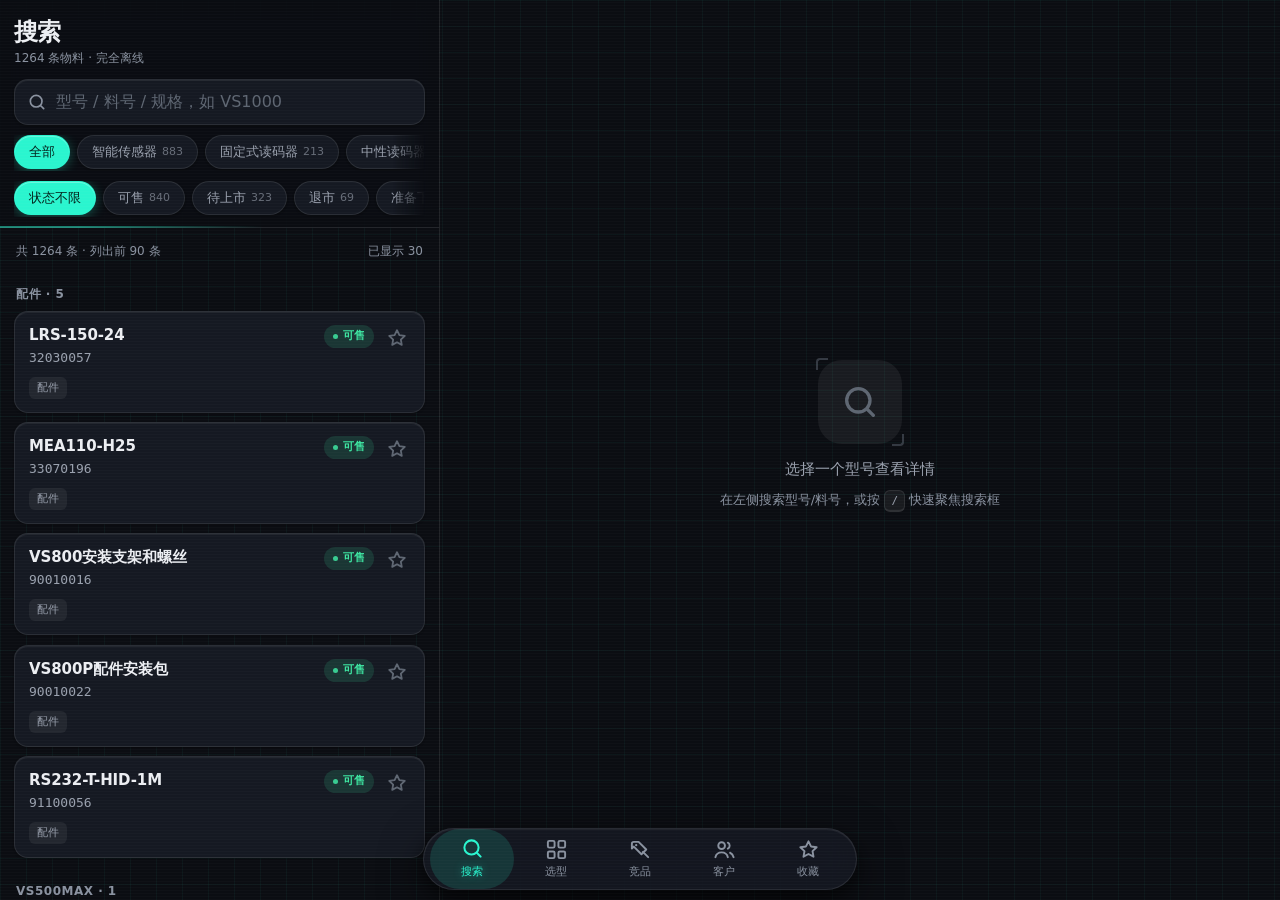
<file: index.html>
<!DOCTYPE html>
<html lang="zh-CN">
<head>
<meta charset="UTF-8">
<meta name="viewport" content="width=device-width, initial-scale=1.0, viewport-fit=cover">
<!-- 缩放不再禁用（WCAG 1.4.4）：输入框已统一 16px，iOS 聚焦自动放大的触发条件本就不存在，
     Android WebView 的 300ms 点击延迟也早已随 width=device-width 消除。 -->
<meta name="theme-color" content="#0b0d12">
<meta name="color-scheme" content="dark">
<title>PartFinder</title>
<meta name="apple-mobile-web-app-capable" content="yes">
<meta name="mobile-web-app-capable" content="yes">
<meta name="apple-mobile-web-app-status-bar-style" content="black-translucent">
<meta name="apple-mobile-web-app-title" content="PartFinder">
<link rel="manifest" href="manifest.webmanifest">
<link rel="apple-touch-icon" href="icons/icon-180.png">

<!-- iOS 主屏 Web App（加到主屏后脱离 Safari，无地址栏、独立存储、无 7 天签名到期）。
     状态栏样式刻意用 default 而非 black-translucent：后者强制白色文字，
     浅色主题下不可读；default 会让系统按上方 theme-color 自动决定前景色。
     telephone=no：iOS 会把客户电话自动变成蓝色下划线链接，与 Android 端观感不一致。 -->
<meta name="apple-mobile-web-app-capable" content="yes">
<meta name="apple-mobile-web-app-status-bar-style" content="default">
<meta name="apple-mobile-web-app-title" content="PartFinder">
<meta name="mobile-web-app-capable" content="yes">
<meta name="format-detection" content="telephone=no">
<link rel="apple-touch-icon" sizes="180x180" href="icons/icon-180.png">
<link rel="icon" type="image/png" sizes="192x192" href="icons/icon-192.png">
<link rel="manifest" href="manifest.webmanifest">
<!-- 样式分层加载：令牌 → 基础 → 组件 → 视图 -->
<link rel="stylesheet" href="css/tokens.css">
<link rel="stylesheet" href="css/base.css">
<link rel="stylesheet" href="css/components.css">
<link rel="stylesheet" href="css/views.css">
<script>
/* 运行期错误可视化：真机排查时避免白屏，直接暴露原因与位置。 */
(function () {
  function show(title, detail) {
    var box = document.getElementById('splash');
    if (!document.body) return;
    if (!box) {
      box = document.createElement('div');
      box.id = 'splash';
      box.className = 'splash';
      document.body.appendChild(box);
    }
    box.style.display = 'flex';
    box.innerHTML =
      '<div class="n" style="color:var(--danger)">' + title + '</div>' +
      '<div class="s" style="max-width:80vw;text-align:center;font-family:ui-monospace,monospace;' +
      'white-space:pre-wrap;line-height:1.5">' + detail + '</div>';
  }
  window.addEventListener('error', function (e) {
    show('运行出错', (e.message || '未知错误') + '\n' +
      (e.filename || '').split('/').pop() + ':' + (e.lineno || 0));
  });
  window.addEventListener('unhandledrejection', function (e) {
    show('数据加载失败', String((e.reason && e.reason.message) || e.reason || '未知原因'));
  });
})();
</script>
</head>
<body>

<!-- 启动屏：数据索引完成前占位 -->
<div class="splash" id="splash">
  <div class="logo">
    <svg width="40" height="40" viewBox="0 0 108 108" fill="none"
         stroke="#fff" stroke-width="6" stroke-linecap="round" stroke-linejoin="round">
      <path d="M32,48 L32,38 Q32,32 38,32 L48,32"/>
      <path d="M60,32 L70,32 Q76,32 76,38 L76,48"/>
      <path d="M32,60 L32,70 Q32,76 38,76 L48,76"/>
      <path d="M60,76 L70,76 Q76,76 76,70 L76,60"/>
      <path d="M37,54 L71,54"/>
      <path d="M42,42 L42,66"/><path d="M50,42 L50,66"/>
      <path d="M58,42 L58,66"/><path d="M66,42 L66,66"/>
    </svg>
  </div>
  <div class="n">PartFinder</div>
  <div class="s">正在载入离线物料库…</div>
  <div class="spinner"></div>
</div>

<div id="app">
  <div class="workspace">
    <!-- 左栏：顶栏（标题/搜索/筛选）+ 列表；宽屏下右栏详情通顶展示 -->
    <div class="list-col">
      <header class="topbar" id="topbar"></header>
      <section class="pane pane-list" id="list-body"></section>
    </div>
    <section class="pane pane-detail empty" id="detail-pane"></section>
  </div>

  <nav class="nav" id="nav"></nav>
</div>

<!-- 折叠态：详情以全屏层呈现 -->
<div class="sheet" id="sheet" style="display:none"></div>

<!-- 模态层：确认框 / 体验反馈 / 客户导入 -->
<div class="modal-host" id="modal" style="display:none"></div>

<div class="toast" id="toast"></div>

<!-- 加载顺序即依赖顺序：核心 → 领域 → 元件 → 视图 → 编排。
     全部为经典脚本（不用 ES module）：file:// 下 module 会被 CORS 拦截。 -->

<!-- 1. 核心层：纯工具 / 图标 / 状态与查询索引 -->
<script src="js/core/util.js"></script>
<script src="js/core/icons.js"></script>
<script src="js/core/store.js"></script>

<!-- 2. 领域层：搜索引擎（移植自桌面版 V9.6）/ 持久化 / 套包规则 / 客户 -->
<script src="js/search.js"></script>
<script src="js/data.js"></script>
<script src="js/contract.js"></script>
<script src="js/customer.js"></script>

<!-- 3. UI 元件层：渲染原语 / 模态 -->
<script src="js/ui/primitives.js"></script>
<script src="js/ui/modal.js"></script>

<!-- 4. 视图层：外框 + 五个页签 + 详情 -->
<script src="js/views/chrome.js"></script>
<script src="js/views/results.js"></script>
<script src="js/views/config.js"></script>
<script src="js/views/rival.js"></script>
<script src="js/views/customers.js"></script>
<script src="js/views/saved.js"></script>
<script src="js/views/detail.js"></script>

<!-- 5. 编排层：事件路由、启动、全局出口 -->
<script src="js/app.js"></script>

<script>
/* Service Worker 注册 —— 只为 iOS/PWA 路径服务。
   Android 壳运行在 file:// 上，'serviceWorker' in navigator 为 false，整段直接跳过；
   放在 load 之后注册，避免与首屏数据索引抢带宽。
   注册失败不做任何提示：这是可选增强，失败也只是「不能离线」，功能不受影响。 */
(function () {
  if (!('serviceWorker' in navigator)) return;
  if (location.protocol !== 'http:' && location.protocol !== 'https:') return;
  window.addEventListener('load', function () {
    navigator.serviceWorker.register('sw.js')['catch'](function () {});
    // 主屏 Web App 的存储在系统压力下可能被回收，申请持久化配额
    if (navigator.storage && navigator.storage.persist) {
      navigator.storage.persist()['catch'](function () {});
    }
  });
})();
</script>
<script>
/* PWA：仅 HTTPS（安全上下文）注册 Service Worker；APK/文件协议下静默跳过 */
if ('serviceWorker' in navigator && /^https:$/.test(location.protocol)) {
  addEventListener('load', function () {
    navigator.serviceWorker.register('sw.js').catch(function () {});
  });
}
</script>
</body>
</html>
</file>
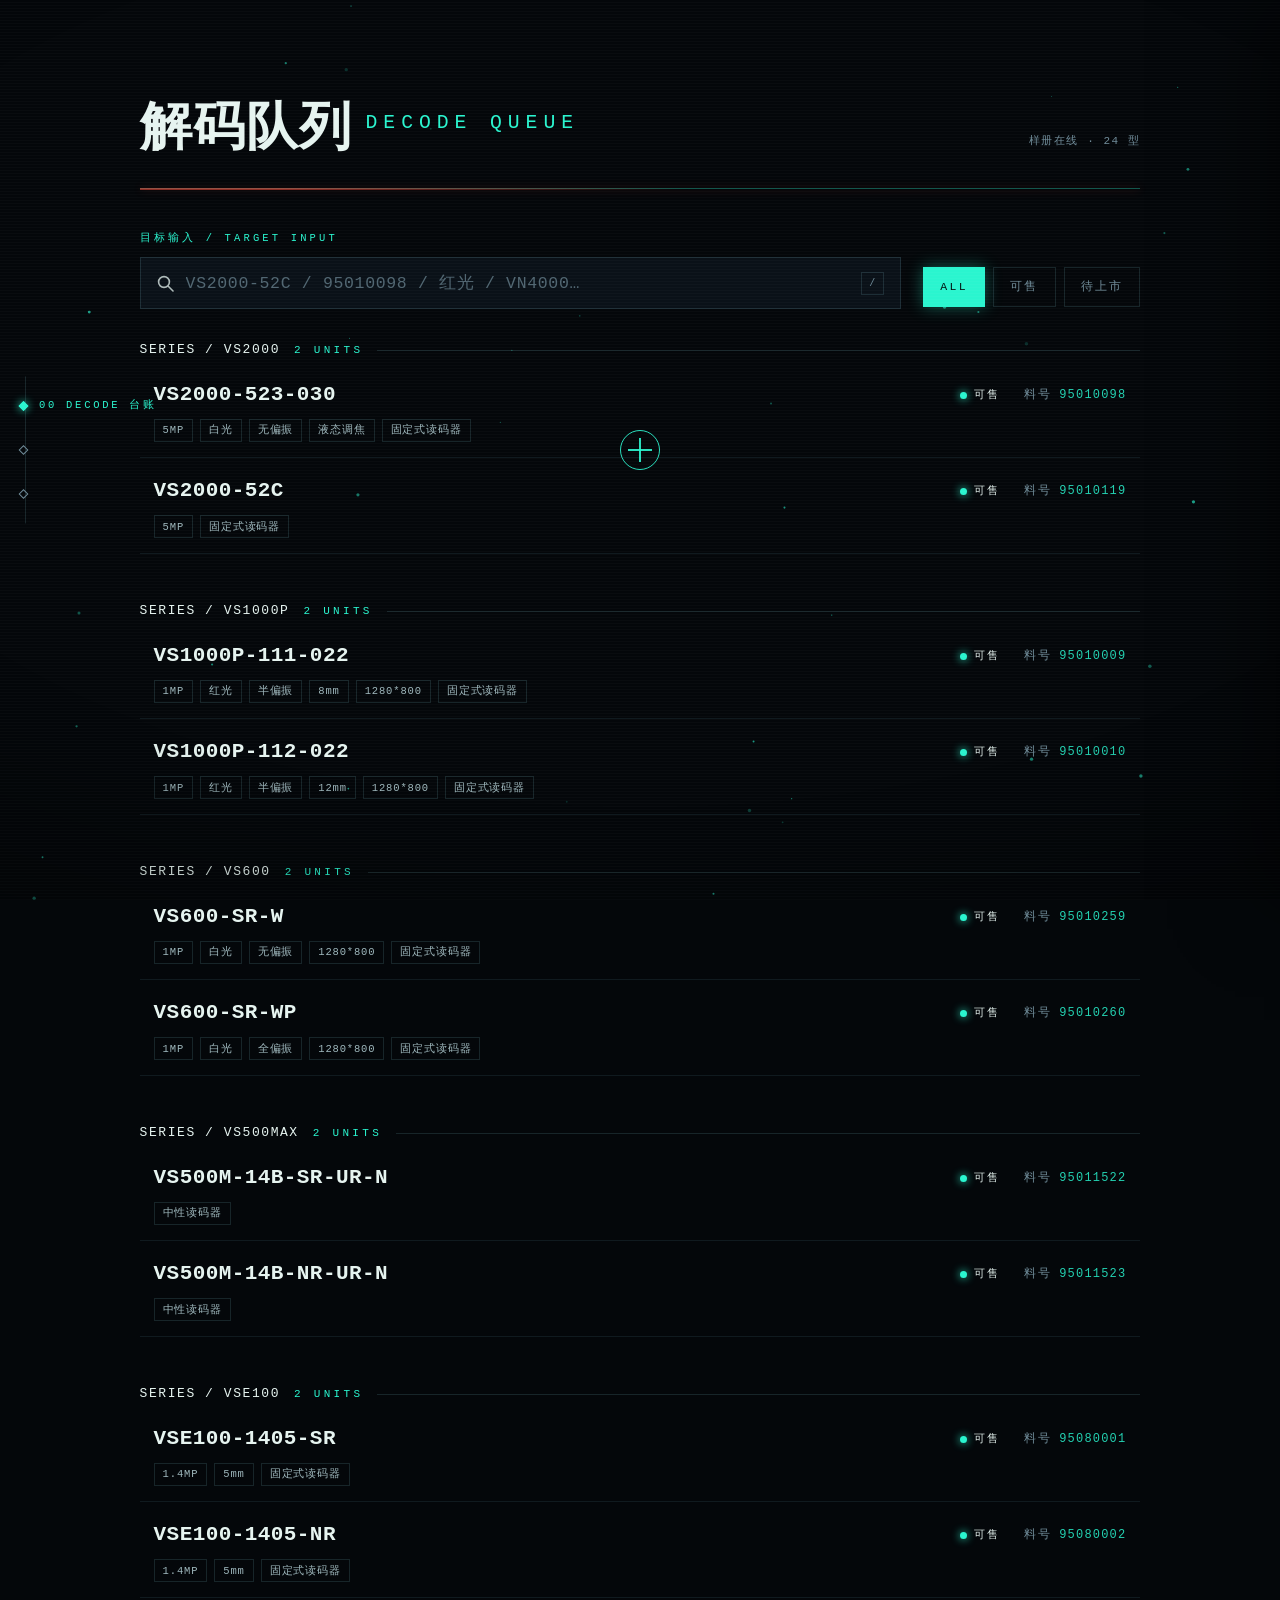
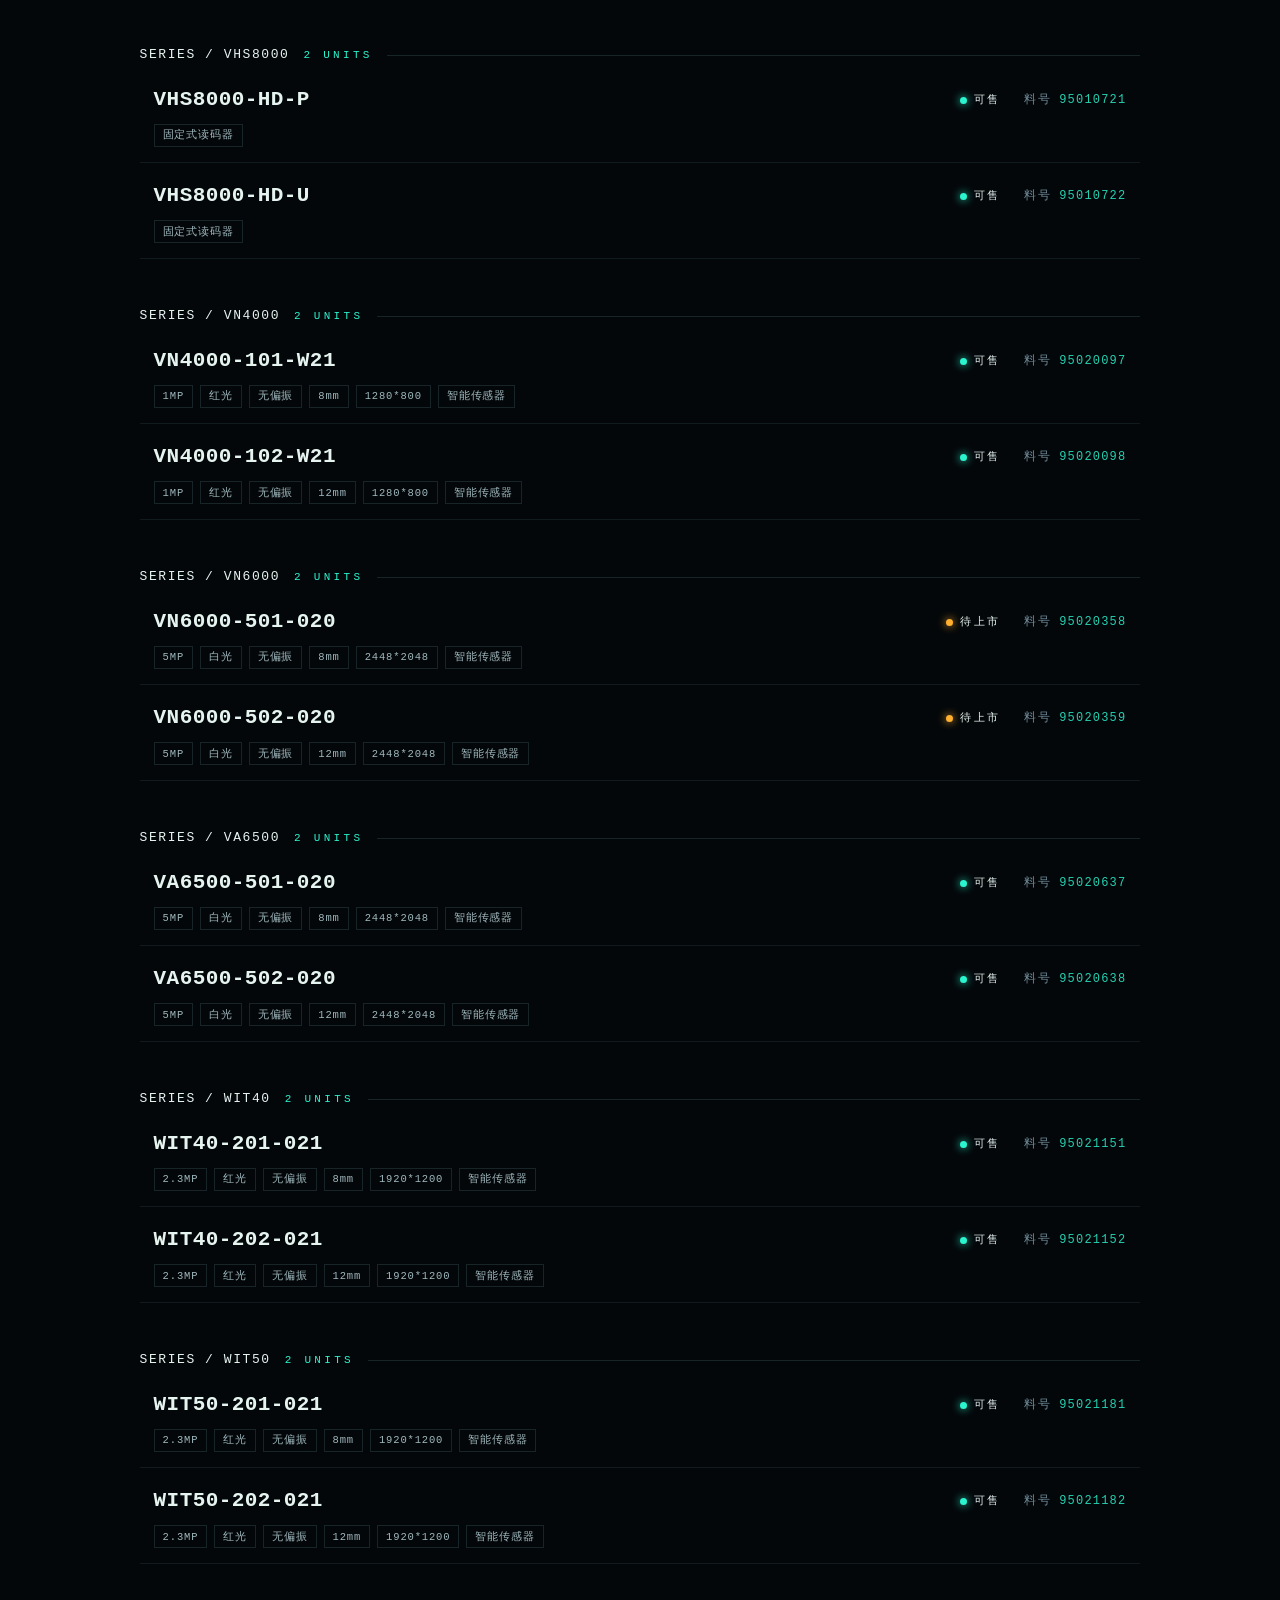
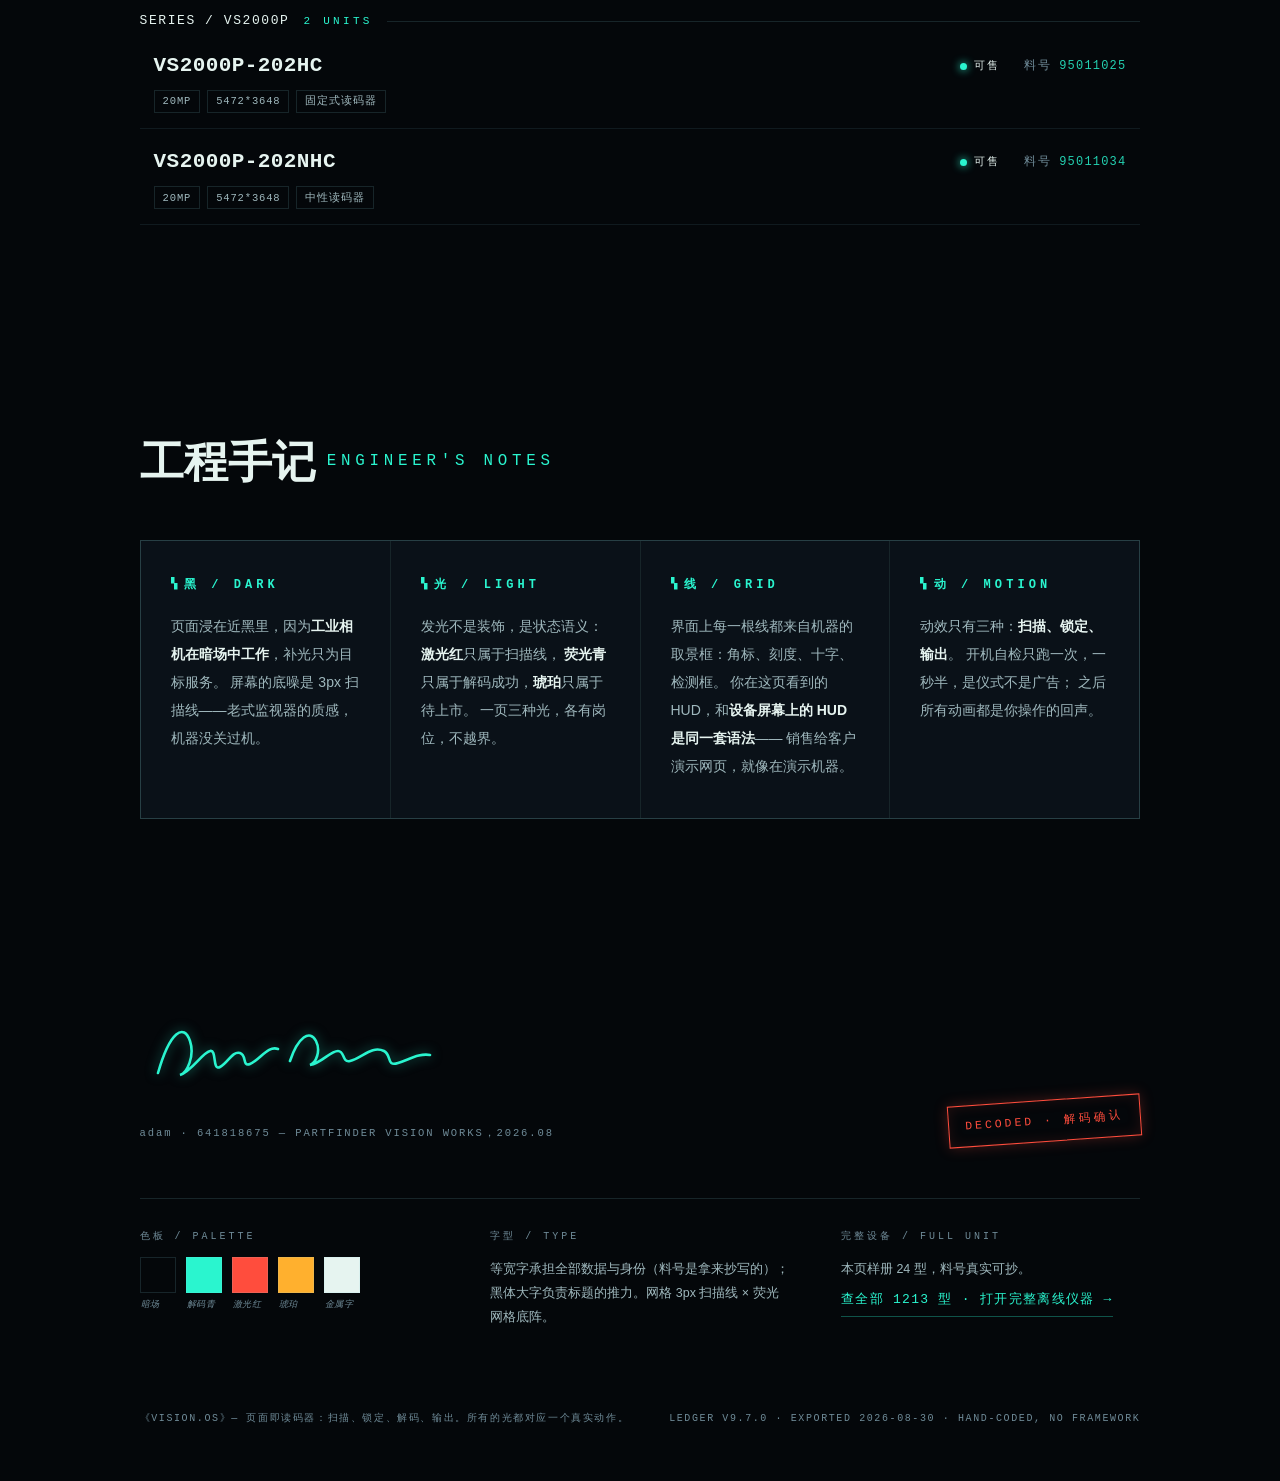
<file: atelier.html>
<!DOCTYPE html>
<html lang="zh-CN">
<head>
<meta charset="UTF-8">
<meta name="viewport" content="width=device-width, initial-scale=1.0, viewport-fit=cover">
<title>VISION.OS 视觉机器 — PartFinder 工业读码 · 未来版</title>
<meta name="color-scheme" content="dark">
<!-- ============================================================
     设计主张（manifesto）
     《VISION.OS》—— 页面即一台工业视觉机器。
     你在页面上检索型号的动作，和读码器在产线上锁定条码的动作，
     是同一个动作：扫描（红激光掠过）→ 锁定（检测框合拢）→ 解码（青色确认）→ 输出（料号）。
     近黑是暗场，荧光青是解码成功的颜色，激光红只属于扫描线。
     所有光都对应一个真实动作；所有数字都来自真实台账。
     ============================================================ -->
<style>
/* ---------------- 暗场色板 ----------------
   暗场 #04070a / 面板 #0a1118 / 解码青 #2af5cf / 激光红 #ff4d3d /
   琥珀(待上市) #ffb02e / 金属字 #e6f4f0 / 暗灰青 #6f8b98 */
:root{
  --bg:#04070a;
  --panel:#0a1118;
  --panel-2:#0d151d;
  --cy:#2af5cf;
  --cy-dim:rgba(42,245,207,.14);
  --cy-line:rgba(42,245,207,.32);
  --red:#ff4d3d;
  --amber:#ffb02e;
  --ink:#e6f4f0;
  --ink-2:#9fb8bd;
  --ink-3:#6f8b98;
  --hair:rgba(140,220,235,.14);
  --mono:ui-monospace,"SF Mono","Cascadia Mono","JetBrains Mono",Consolas,"Courier New",monospace;
  --sans:"PingFang SC","HarmonyOS Sans SC","Microsoft YaHei",sans-serif;
}
*{box-sizing:border-box;margin:0;padding:0;-webkit-tap-highlight-color:transparent}
html{scroll-behavior:smooth}
body{
  background:var(--bg);
  color:var(--ink);
  font-family:var(--sans);
  font-size:15px;line-height:1.75;
  overflow-x:hidden;
}
/* 扫描线纹理（CRT 暗场）+ 暗角：机器屏幕的底噪 */
body::before{
  content:"";position:fixed;inset:0;z-index:118;pointer-events:none;
  background:repeating-linear-gradient(0deg,rgba(255,255,255,.022) 0 1px,transparent 1px 3px);
}
body::after{
  content:"";position:fixed;inset:0;z-index:119;pointer-events:none;
  background:radial-gradient(120% 90% at 50% 40%,transparent 55%,rgba(0,0,0,.5) 100%);
}
#stars{position:fixed;inset:0;z-index:0;pointer-events:none}
::selection{background:var(--cy);color:#021512}
:focus-visible{outline:1.5px solid var(--cy);outline-offset:3px}
a{color:inherit;text-decoration:none}
button{font:inherit;color:inherit;background:none;border:0;cursor:pointer}

/* ---------------- HUD 骨架通用 ---------------- */
.sheet{max-width:1180px;margin:0 auto;padding:0 7vw;position:relative;z-index:2}
@media (max-width:860px){.sheet{padding:0 6vw}}
.brackets{position:relative} /* 取景角标：与主工具同一母题 */
.brackets::before,.brackets::after{
  content:"";position:absolute;width:18px;height:18px;pointer-events:none;opacity:.9;
  border:1.6px solid var(--cy);
}
.brackets::before{top:-5px;left:-5px;border-right:0;border-bottom:0}
.brackets::after{bottom:-5px;right:-5px;border-left:0;border-top:0}
.k{font-family:var(--mono);font-size:10.5px;letter-spacing:.32em;color:var(--ink-3);text-transform:uppercase}
.rv{opacity:0;transform:translateY(26px)}
.rv.on{opacity:1;transform:none;transition:opacity .8s cubic-bezier(.2,.7,.2,1),transform .8s cubic-bezier(.2,.7,.2,1)}

/* ---------------- 取景十字光标（仅指针设备） ---------------- */
#cursor{position:fixed;left:0;top:0;z-index:300;pointer-events:none;mix-blend-mode:screen;display:none}
@media (pointer:fine){
  body.hascursor,body.hascursor a,body.hascursor button,body.hascursor input{cursor:none}
  #cursor{display:block}
}
#cursor .ring{position:absolute;left:-20px;top:-20px;width:40px;height:40px;border:1.2px solid var(--cy);border-radius:50%;opacity:.9;transition:transform .25s cubic-bezier(.3,1.3,.4,1)}
#cursor .x,#cursor .y{position:absolute;background:var(--cy);opacity:.9;transition:transform .25s cubic-bezier(.3,1.3,.4,1)}
#cursor .x{left:-12px;top:-.6px;width:24px;height:1.2px}
#cursor .y{left:-.6px;top:-12px;width:1.2px;height:24px}
#cursor.hot .ring{transform:scale(1.7)}
#cursor.hot .x{transform:scaleX(.34)}
#cursor.hot .y{transform:scaleY(.34)}

/* ---------------- 侧边 HUD 导航 ---------------- */
#rail{position:fixed;left:20px;top:50%;transform:translateY(-50%);z-index:90;display:flex;flex-direction:column;gap:26px}
#rail .line{position:absolute;left:5px;top:-20px;bottom:-20px;width:1px;background:var(--hair)}
#rail button{position:relative;display:flex;align-items:center;gap:12px;font-family:var(--mono);font-size:10.5px;letter-spacing:.26em;color:var(--ink-3);transition:color .3s}
#rail button i{flex:none;width:7px;height:7px;border:1.2px solid var(--ink-3);transform:rotate(45deg);transition:.3s}
#rail button span{opacity:0;transform:translateX(-8px);transition:.3s}
#rail:hover button span,#rail button.on span{opacity:1;transform:none}
#rail button.on{color:var(--cy)}
#rail button.on i{border-color:var(--cy);background:var(--cy);box-shadow:0 0 8px var(--cy)}
@media (max-width:860px){#rail{display:none}}

/* ---------------- 序 · 直入台账（首屏即工具，无仪式） ---------------- */
.wire path,.wire circle,.wire line,.wire rect,.wire polygon{
  fill:none;stroke:var(--cy);stroke-width:1.6;stroke-linecap:round;stroke-linejoin:round;
  stroke-dasharray:1;stroke-dashoffset:1;
}
.wire .dim{stroke:var(--ink-3);stroke-width:1}
.wire .red{stroke:var(--red)}
.on .wire path,.on .wire circle,.on .wire line,.on .wire rect,.on .wire polygon{
  transition:stroke-dashoffset 1.6s cubic-bezier(.5,0,.2,1) .15s;stroke-dashoffset:0;
}

/* ---------------- 帐 · 解码队列（检索） ---------------- */
#s2{padding:9vh 0 12vh}
#s2 .head{position:relative;display:flex;align-items:baseline;justify-content:space-between;gap:16px;flex-wrap:wrap;border-bottom:1.6px solid var(--cy-line);padding-bottom:16px}
#s2 h2{font-size:clamp(30px,4.6vw,52px);font-weight:800;letter-spacing:.02em}
#s2 h2 small{font-family:var(--mono);font-size:.38em;color:var(--cy);letter-spacing:.3em;vertical-align:.8em;margin-left:.7em;font-weight:400}
#meta{font-family:var(--mono);font-size:11px;letter-spacing:.14em;color:var(--ink-3)}
/* 表头下的一条激光发丝线：扫描待命（签名层，静置不闪） */
#s2 .head::after{
  content:"";position:absolute;left:0;right:0;bottom:-1.6px;height:2px;
  background:linear-gradient(90deg,var(--red) 0%,var(--red) 14%,transparent 55%);
  opacity:.55;box-shadow:0 0 10px rgba(255,77,61,.4);
}
.searchrow{display:flex;align-items:flex-end;gap:22px;margin:40px 0 6px;flex-wrap:wrap}
.searchfield{flex:1 1 340px;position:relative}
.searchfield label{display:block;font-family:var(--mono);font-size:10.5px;letter-spacing:.3em;color:var(--cy);margin-bottom:10px;text-transform:uppercase}
.searchfield .box{display:flex;align-items:center;gap:12px;border:1px solid var(--hair);background:var(--panel);padding:0 16px;height:52px;transition:border-color .25s,box-shadow .25s}
.searchfield .box:focus-within{border-color:var(--cy);box-shadow:0 0 0 1px var(--cy-line),0 0 24px rgba(42,245,207,.12)}
.searchfield svg{flex:none;opacity:.75}
.searchfield input{flex:1;min-width:0;background:none;border:0;outline:none;font-family:var(--mono);font-size:16.5px;letter-spacing:.04em;color:var(--ink)}
.searchfield input::placeholder{color:var(--ink-3);opacity:.7}
.searchfield .kbd{font-family:var(--mono);font-size:10px;color:var(--ink-3);border:1px solid var(--hair);padding:2px 7px;letter-spacing:.1em}
.filters{display:flex;gap:8px;padding-bottom:2px}
.filters button{font-family:var(--mono);font-size:11.5px;letter-spacing:.2em;color:var(--ink-3);border:1px solid var(--hair);padding:9px 16px;transition:.25s}
.filters button.on{color:#021512;background:var(--cy);border-color:var(--cy);box-shadow:0 0 16px rgba(42,245,207,.35)}
.results{margin-top:30px}
.group{margin-top:46px}
.group:first-child{margin-top:10px}
.group .g-head{display:flex;align-items:center;gap:14px;font-family:var(--mono);font-size:11px;letter-spacing:.3em;color:var(--ink-3);text-transform:uppercase}
.group .g-head b{color:var(--ink);font-weight:400;font-size:13px;letter-spacing:.12em}
.group .g-head::after{content:"";flex:1;height:1px;background:var(--hair)}
.group .g-head .n{color:var(--cy)}
.row{
  position:relative;display:grid;width:100%;text-align:left;
  grid-template-columns:minmax(0,1fr) auto auto;gap:2px 24px;align-items:center;
  padding:15px 14px;border-bottom:1px solid rgba(140,220,235,.09);
  transition:background .2s;
}
.row:hover{background:rgba(42,245,207,.05)}
/* 检测框锁定：hover 时四角合拢（取景框母题） */
.row::before,.row::after{
  content:"";position:absolute;width:12px;height:12px;opacity:0;transition:opacity .2s,transform .28s cubic-bezier(.3,1.3,.4,1);
  border:1.6px solid var(--cy);pointer-events:none;
}
.row::before{left:4px;top:4px;border-right:0;border-bottom:0;transform:translate(6px,6px)}
.row::after{right:4px;bottom:4px;border-left:0;border-top:0;transform:translate(-6px,-6px)}
.row:hover::before,.row:hover::after{opacity:1;transform:none}
.row .code{font-family:var(--mono);font-size:clamp(16px,2vw,21px);font-weight:700;letter-spacing:.02em;word-break:break-all}
.row .no{font-family:var(--mono);font-size:12px;color:var(--ink-3);letter-spacing:.1em}
.row .no em{font-style:normal;color:var(--cy);opacity:.85}
.row .meta{display:flex;gap:7px;flex-wrap:wrap;grid-column:1/-1;margin-top:3px}
.row .meta i{font-style:normal;font-family:var(--mono);font-size:10.5px;letter-spacing:.08em;color:var(--ink-2);border:1px solid var(--hair);padding:1.5px 8px;white-space:nowrap}
.row .st{display:inline-flex;align-items:center;gap:7px;font-family:var(--mono);font-size:11px;letter-spacing:.22em;white-space:nowrap;justify-self:end}
.row .st i{width:7px;height:7px;border-radius:50%;background:var(--cy);box-shadow:0 0 8px var(--cy)}
.row .st.wait i{background:var(--amber);box-shadow:0 0 8px var(--amber)}
.empty{padding:64px 4px 26px;color:var(--ink-3)}
.empty .big{font-size:19px;color:var(--ink);margin-bottom:8px;font-weight:600}
@media (max-width:640px){
  .row{grid-template-columns:minmax(0,1fr) auto}
  .row .no{grid-column:1/-1}
}

/* ---------------- 记 · 工程手记 ---------------- */
#s3{padding:10vh 0}
.note-grid{display:grid;grid-template-columns:repeat(auto-fit,minmax(240px,1fr));gap:1px;background:var(--hair);border:1px solid var(--hair)}
#s3 article{background:var(--panel);padding:34px 30px 38px}
#s3 article h3{font-family:var(--mono);font-size:12px;letter-spacing:.34em;color:var(--cy);margin-bottom:16px;text-transform:uppercase}
#s3 article h3::before{content:"▚ ";letter-spacing:0}
#s3 article p{font-size:14px;line-height:2;color:var(--ink-2)}
#s3 article p b{color:var(--ink);font-weight:600}
#s3 .head{margin-bottom:40px}
#s3 h2{font-size:clamp(28px,4vw,44px);font-weight:800}
#s3 h2 small{font-family:var(--mono);font-size:.36em;color:var(--cy);letter-spacing:.3em;vertical-align:.8em;margin-left:.7em;font-weight:400}

/* ---------------- 名 · 署名 ---------------- */
#s4{padding:10vh 0 6vh}
.sig-row{display:flex;align-items:flex-end;justify-content:space-between;gap:30px;flex-wrap:wrap}
.sig svg{width:min(300px,62vw);height:104px;overflow:visible}
.sig svg path{fill:none;stroke:var(--cy);stroke-width:2.6;stroke-linecap:round;stroke-dasharray:1;stroke-dashoffset:1;filter:drop-shadow(0 0 6px rgba(42,245,207,.5))}
.sig.on svg path{transition:stroke-dashoffset 2.6s cubic-bezier(.4,0,.2,1) .3s;stroke-dashoffset:0}
.sig figcaption{font-family:var(--mono);font-size:10.5px;letter-spacing:.18em;color:var(--ink-3);margin-top:12px}
.seal{
  font-family:var(--mono);font-size:11.5px;letter-spacing:.26em;color:var(--red);
  border:1.6px solid var(--red);padding:10px 16px;transform:rotate(-4deg);
  box-shadow:0 0 14px rgba(255,77,61,.25),inset 0 0 14px rgba(255,77,61,.12);white-space:nowrap;
}
.colophon{margin-top:56px;border-top:1px solid var(--hair);padding-top:28px;display:grid;grid-template-columns:repeat(auto-fit,minmax(210px,1fr));gap:26px 4vw;font-size:12.5px;line-height:1.95;color:var(--ink-2)}
.colophon h4{font-family:var(--mono);font-size:10px;letter-spacing:.3em;color:var(--ink-3);margin-bottom:10px;font-weight:400;text-transform:uppercase}
.swatches{display:flex;gap:10px;margin-top:4px}
.swatches i{width:36px;height:36px;border:1px solid var(--hair);position:relative}
.swatches i b{position:absolute;left:0;top:calc(100% + 5px);font-weight:400;font-family:var(--mono);font-size:9px;color:var(--ink-3);letter-spacing:.06em;white-space:nowrap}
.toollink{display:inline-flex;align-items:center;gap:10px;margin-top:6px;font-family:var(--mono);font-size:13px;letter-spacing:.1em;color:var(--cy);border-bottom:1px solid var(--cy-line);padding-bottom:4px;transition:.25s}
.toollink:hover{text-shadow:0 0 12px rgba(42,245,207,.6);border-color:var(--cy)}
footer{padding:26px 0 54px}
footer .endnote{font-family:var(--mono);font-size:10px;letter-spacing:.16em;color:var(--ink-3);display:flex;justify-content:space-between;gap:14px;flex-wrap:wrap;text-transform:uppercase}

/* ---------------- 详情抽屉（右侧 HUD 面板） ---------------- */
#drawer{
  position:fixed;top:0;right:0;bottom:0;z-index:200;width:min(460px,94vw);
  background:linear-gradient(180deg,var(--panel-2),var(--panel));
  border-left:1.6px solid var(--cy-line);
  box-shadow:-30px 0 80px rgba(0,0,0,.55);
  transform:translateX(103%);transition:transform .42s cubic-bezier(.3,.9,.2,1);
  overflow-y:auto;padding:56px 30px 40px;
}
#drawer.open{transform:none}
/* 抽屉开启时一道青色扫描自上而下确认解码 */
#drawer .dsweep{position:absolute;left:0;right:0;top:0;height:2px;background:linear-gradient(90deg,transparent,var(--cy),transparent);box-shadow:0 0 12px var(--cy);opacity:0}
#drawer.open .dsweep{animation:dsw .9s cubic-bezier(.4,0,.3,1) .12s}
@keyframes dsw{0%{opacity:1;top:0}90%{opacity:1}100%{top:100%;opacity:0}}
#drawer .close{position:absolute;right:14px;top:12px;width:40px;height:40px;display:grid;place-items:center;color:var(--ink-3);transition:color .2s,transform .3s}
#drawer .close:hover{color:var(--cy);transform:rotate(90deg)}
#drawer .d-cat{font-family:var(--mono);font-size:10px;letter-spacing:.32em;color:var(--ink-3);text-transform:uppercase}
#drawer .d-code{font-family:var(--mono);font-weight:700;font-size:clamp(25px,6vw,33px);word-break:break-all;margin:12px 0 2px;text-shadow:0 0 24px rgba(42,245,207,.25)}
#drawer .d-name{font-size:14px;color:var(--ink-2);letter-spacing:.04em}
#drawer .d-no{display:flex;align-items:center;gap:14px;margin:24px 0 4px;padding:14px 2px;border-top:1.6px solid var(--cy-line);border-bottom:1px solid var(--hair);flex-wrap:wrap}
#drawer .d-no small{font-family:var(--mono);font-size:10px;letter-spacing:.3em;color:var(--ink-3);white-space:nowrap}
#drawer .d-no b{font-family:var(--mono);font-size:21px;letter-spacing:.12em;color:var(--cy);text-shadow:0 0 14px rgba(42,245,207,.4);white-space:nowrap}
#drawer .copybtn{
  margin-left:auto;display:inline-flex;align-items:center;gap:8px;white-space:nowrap;
  font-family:var(--mono);font-size:12px;letter-spacing:.22em;color:#021512;
  background:var(--cy);padding:9px 15px;box-shadow:0 0 18px rgba(42,245,207,.4);transition:transform .2s,box-shadow .2s;
}
#drawer .copybtn:active{transform:scale(.94);box-shadow:0 0 8px rgba(42,245,207,.3)}
#drawer .kv{display:flex;align-items:baseline;gap:10px;padding:10px 2px;font-size:13px}
#drawer .kv + .kv{border-top:1px dashed rgba(140,220,235,.12)}
#drawer .kv .k{flex:none;font-family:var(--mono);font-size:10.5px;letter-spacing:.26em;color:var(--ink-3)}
#drawer .kv .lead{flex:1;border-bottom:1px dotted rgba(140,220,235,.18);transform:translateY(-4px)}
#drawer .kv .v{font-family:var(--mono);font-size:13.5px;color:var(--ink)}
#drawer .d-st{margin-top:24px;display:inline-flex}

@media (prefers-reduced-motion:reduce){
  html{scroll-behavior:auto}
  .rv{opacity:1;transform:none}
  .on .wire path,.on .wire circle,.on .wire line,.on .wire rect,.on .wire polygon{transition:none;stroke-dashoffset:0}
  .laser,#drawer .dsweep{display:none}
  #drawer{transition:none}
  #cursor{display:none!important}
  #boot{display:none}
  *{animation:none!important}
}
</style>
</head>
<body>

<canvas id="stars" aria-hidden="true"></canvas>
<div id="cursor" aria-hidden="true"><span class="ring"></span><span class="x"></span><span class="y"></span></div>

<!-- 侧边导航：直入功能，无仪式 -->
<nav id="rail" aria-label="章节">
  <span class="line"></span>
  <button data-goto="s2" class="on"><i></i><span>00 DECODE 台账</span></button>
  <button data-goto="s3"><i></i><span>01 NOTES 手记</span></button>
  <button data-goto="s4"><i></i><span>02 SIGN 署名</span></button>
</nav>

<main class="sheet">

  <!-- ══════ 00 台账（首屏即工具） ══════ -->
  <section id="s2">
    <div class="head rv">
      <h2>解码队列<small>DECODE QUEUE</small></h2>
      <span id="meta">样册在线 · 24 型</span>
    </div>
    <div class="searchrow rv">
      <div class="searchfield">
        <label for="q">目标输入 / TARGET INPUT</label>
        <div class="box">
          <svg width="17" height="17" viewBox="0 0 17 17" aria-hidden="true"><circle cx="7" cy="7" r="5.4" fill="none" stroke="currentColor" stroke-width="1.6"/><path d="M11.5,11.5 L16,16" stroke="currentColor" stroke-width="1.6" stroke-linecap="round"/></svg>
          <input id="q" type="search" placeholder="VS2000-52C / 95010098 / 红光 / VN4000…" autocomplete="off">
          <span class="kbd">/</span>
        </div>
      </div>
      <div class="filters" role="tablist" aria-label="状态筛选">
        <button class="on" data-st="">ALL</button>
        <button data-st="可售">可售</button>
        <button data-st="待上市">待上市</button>
      </div>
    </div>
    <div class="results" id="results" aria-live="polite"></div>
  </section>

  <!-- ══════ 03 手记 ══════ -->
  <section id="s3">
    <div class="head rv">
      <h2>工程手记<small>ENGINEER'S NOTES</small></h2>
    </div>
    <div class="note-grid rv">
      <article>
        <h3>黑 / DARK</h3>
        <p>页面浸在近黑里，因为<b>工业相机在暗场中工作</b>，补光只为目标服务。
        屏幕的底噪是 3px 扫描线——老式监视器的质感，机器没关过机。</p>
      </article>
      <article>
        <h3>光 / LIGHT</h3>
        <p>发光不是装饰，是状态语义：<b>激光红</b>只属于扫描线，
        <b>荧光青</b>只属于解码成功，<b>琥珀</b>只属于待上市。
        一页三种光，各有岗位，不越界。</p>
      </article>
      <article>
        <h3>线 / GRID</h3>
        <p>界面上每一根线都来自机器的取景框：角标、刻度、十字、检测框。
        你在这页看到的 HUD，和<b>设备屏幕上的 HUD 是同一套语法</b>——
        销售给客户演示网页，就像在演示机器。</p>
      </article>
      <article>
        <h3>动 / MOTION</h3>
        <p>动效只有三种：<b>扫描、锁定、输出</b>。
        开机自检只跑一次，一秒半，是仪式不是广告；
        之后所有动画都是你操作的回声。</p>
      </article>
    </div>
  </section>

  <!-- ══════ 04 署名 ══════ -->
  <section id="s4">
    <div class="sig-row">
      <figure class="sig rv" id="sig">
        <svg viewBox="0 0 300 100" aria-label="设计师手写签名">
          <path pathLength="1" d="M18,72 C30,30 44,22 50,40 C55,55 47,72 40,74 C52,70 62,52 70,50 C77,48 72,70 80,66 C88,62 92,50 100,52 C107,54 102,66 110,63 C120,59 128,44 138,48 M150,60 C158,36 170,28 176,40 C181,50 176,62 170,64 C182,62 190,50 198,50 C205,50 202,62 210,60 C222,57 232,44 244,50 C252,54 246,66 258,62 C270,58 280,52 290,54"/>
        </svg>
        <figcaption>adam · 641818675 — PARTFINDER VISION WORKS，2026.08</figcaption>
      </figure>
      <span class="seal">DECODED · 解码确认</span>
    </div>
    <div class="colophon rv">
      <div>
        <h4>色板 / PALETTE</h4>
        <div class="swatches">
          <i style="background:#04070a"><b>暗场</b></i>
          <i style="background:#2af5cf"><b>解码青</b></i>
          <i style="background:#ff4d3d"><b>激光红</b></i>
          <i style="background:#ffb02e"><b>琥珀</b></i>
          <i style="background:#e6f4f0"><b>金属字</b></i>
        </div>
      </div>
      <div>
        <h4>字型 / TYPE</h4>
        等宽字承担全部数据与身份（料号是拿来抄写的）；<br>
        黑体大字负责标题的推力。网格 3px 扫描线 × 荧光网格底阵。
      </div>
      <div>
        <h4>完整设备 / FULL UNIT</h4>
        本页样册 24 型，料号真实可抄。<br>
        <a class="toollink" href="index.html">查全部 1213 型 · 打开完整离线仪器 →</a>
      </div>
    </div>
  </section>

  <footer>
    <div class="endnote">
      <span>《VISION.OS》— 页面即读码器：扫描、锁定、解码、输出。所有的光都对应一个真实动作。</span>
      <span>LEDGER v9.7.0 · EXPORTED 2026-08-30 · HAND-CODED, NO FRAMEWORK</span>
    </div>
  </footer>
</main>

<!-- 详情抽屉 -->
<aside id="drawer" aria-label="型号详情">
  <span class="dsweep" aria-hidden="true"></span>
  <button class="close" id="dclose" aria-label="关闭详情">
    <svg width="18" height="18" viewBox="0 0 18 18"><path d="M2,2 L16,16 M16,2 L2,16" stroke="currentColor" stroke-width="1.8" stroke-linecap="round"/></svg>
  </button>
  <div id="dbody"></div>
</aside>

<script>
/* ══════════ 数据：24 型真机样册（摘自台账 v9.7.0，料号真实）
   字段：型号,料号,名称,系列,类别,状态,像素MP,光源,偏振,焦距,调焦,分辨率 ══════════ */
var DATA=[
["VS2000-523-030","95010098","VS2000-523-030","VS2000","固定式读码器","可售","5","白","无","","液态",""],
["VS2000-52C","95010119","VS2000-52C","VS2000","固定式读码器","可售","5","","","","",""],
["VS1000P-111-022","95010009","VS1000P-111-022","VS1000P","固定式读码器","可售","1","红","半","8","","1280*800"],
["VS1000P-112-022","95010010","VS1000P-112-022","VS1000P","固定式读码器","可售","1","红","半","12","","1280*800"],
["VS600-SR-W","95010259","VS600-SR-W","VS600","固定式读码器","可售","1","白","无","","","1280*800"],
["VS600-SR-WP","95010260","VS600-SR-WP","VS600","固定式读码器","可售","1","白","全","","","1280*800"],
["VS500M-14B-SR-UR-N","95011522","VS500M-14B-SR-UR-N","VS500MAX","中性读码器","可售","","","","","",""],
["VS500M-14B-NR-UR-N","95011523","VS500M-14B-NR-UR-N","VS500MAX","中性读码器","可售","","","","","",""],
["VSE100-1405-SR","95080001","VSE100-1405-SR","VSE100","固定式读码器","可售","1.4","","","5","",""],
["VSE100-1405-NR","95080002","VSE100-1405-NR","VSE100","固定式读码器","可售","1.4","","","5","",""],
["VHS8000-HD-P","95010721","VHS8000-HD-P","VHS8000","固定式读码器","可售","","","","","",""],
["VHS8000-HD-U","95010722","VHS8000-HD-U","VHS8000","固定式读码器","可售","","","","","",""],
["VN4000-101-W21","95020097","VN4000-101-W21","VN4000","智能传感器","可售","1","红","无","8","","1280*800"],
["VN4000-102-W21","95020098","VN4000-102-W21","VN4000","智能传感器","可售","1","红","无","12","","1280*800"],
["VN6000-501-020","95020358","VN6000-501-020","VN6000","智能传感器","待上市","5","白","无","8","","2448*2048"],
["VN6000-502-020","95020359","VN6000-502-020","VN6000","智能传感器","待上市","5","白","无","12","","2448*2048"],
["VA6500-501-020","95020637","VA6500-501-020","VA6500","智能传感器","可售","5","白","无","8","","2448*2048"],
["VA6500-502-020","95020638","VA6500-502-020","VA6500","智能传感器","可售","5","白","无","12","","2448*2048"],
["WIT40-201-021","95021151","WIT40-201-021","WIT40","智能传感器","可售","2.3","红","无","8","","1920*1200"],
["WIT40-202-021","95021152","WIT40-202-021","WIT40","智能传感器","可售","2.3","红","无","12","","1920*1200"],
["WIT50-201-021","95021181","WIT50-201-021","WIT50","智能传感器","可售","2.3","红","无","8","","1920*1200"],
["WIT50-202-021","95021182","WIT50-202-021","WIT50","智能传感器","可售","2.3","红","无","12","","1920*1200"],
["VS2000P-202HC","95011025","VS2000P-202HC","VS2000P","固定式读码器","可售","20","","","","","5472*3648"],
["VS2000P-202NHC","95011034","VS2000P-202NHC","VS2000P","中性读码器","可售","20","","","","","5472*3648"]
];

/* ══════════ 检索仪器 ══════════ */
var q=document.getElementById('q'),res=document.getElementById('results'),
    meta=document.getElementById('meta'),stFilter='',drawer=document.getElementById('drawer'),
    dbody=document.getElementById('dbody');

function esc(s){return String(s).replace(/[&<>"]/g,function(c){return{'&':'&amp;','<':'&lt;','>':'&gt;','"':'&quot;'}[c]})}
function specs(r){var a=[];if(r[6])a.push(r[6]+'MP');if(r[7])a.push(r[7]+'光');if(r[8])a.push(r[8]+'偏振');
  if(r[9])a.push(r[9]+'mm');if(r[10])a.push(r[10]+'调焦');if(r[11])a.push(r[11]);return a}
/* 索引 = 原始字段 + 界面显示词（红光/半偏振…），报得出的一定搜得到 */
var IDX=DATA.map(function(r,i){return (r.join(' ')+' '+specs(r).join(' ')).toLowerCase()});
function match(i,kw){
  var r=DATA[i];
  if(stFilter&&r[5]!==stFilter)return false;
  if(!kw)return true;
  return IDX[i].indexOf(kw)>=0;
}
function render(){
  var t0=performance.now(),kw=q.value.trim().toLowerCase();
  var rows=[];DATA.forEach(function(r,i){if(match(i,kw))rows.push(r)});
  var ms=(performance.now()-t0);
  meta.textContent=kw?('命中 '+rows.length+' 型 · 检索 '+ms.toFixed(1)+'ms'):('样册在线 · '+rows.length+' 型');
  if(!rows.length){
    res.innerHTML='<div class="empty"><div class="big">未捕获目标。</div>'+
      '换一种输入：报系列（VS2000）、报料号（95010098）、或报光种（红光）。</div>';
    return;
  }
  var groups={},order=[];
  rows.forEach(function(r){if(!groups[r[3]]){groups[r[3]]=[];order.push(r[3])}groups[r[3]].push(r)});
  var html='';
  order.forEach(function(g){
    html+='<div class="group"><div class="g-head"><b>SERIES / '+esc(g)+'</b><span class="n">'+groups[g].length+' UNITS</span></div>';
    groups[g].forEach(function(r){
      var tags=specs(r).map(function(s){return '<i>'+esc(s)+'</i>'}).join('');
      html+='<button class="row" data-no="'+r[1]+'" data-mag>'+
        '<span class="code">'+esc(r[0])+'</span>'+
        '<span class="st '+(r[5]==='可售'?'':'wait')+'"><i></i>'+esc(r[5])+'</span>'+
        '<span class="no">料号 <em>'+esc(r[1])+'</em></span>'+
        '<span class="meta">'+tags+'<i>'+esc(r[4])+'</i></span>'+
        '</button>';
    });
    html+='</div>';
  });
  res.innerHTML=html;
}
function openDrawer(no){
  var r=DATA.filter(function(x){return x[1]===no})[0];if(!r)return;
  var sp=[['类别',r[4]],['系列',r[3]],['像素',r[6]?r[6]+' MP':''],['光源',r[7]?r[7]+'光':''],
          ['偏振',r[8]?r[8]+'偏振':''],['焦距',r[9]?r[9]+' mm':''],['调焦',r[10]?r[10]+'调焦':''],['分辨率',r[11]]]
          .filter(function(x){return x[1]});
  dbody.innerHTML=
    '<span class="d-cat">'+esc(r[4])+' / '+esc(r[3])+'</span>'+
    '<div class="d-code">'+esc(r[0])+'</div>'+
    '<div class="d-name">'+esc(r[2])+'</div>'+
    '<div class="d-no"><small>料号 PART NO.</small><b>'+esc(r[1])+'</b>'+
      '<button class="copybtn" data-copy="'+esc(r[1])+'" data-mag>COPY 抄写'+
      '<svg width="13" height="13" viewBox="0 0 14 14"><rect x="4" y="1" width="9" height="9" rx="1" fill="none" stroke="currentColor" stroke-width="1.6"/><path d="M10,13 H2 V4" fill="none" stroke="currentColor" stroke-width="1.6"/></svg>'+
      '</button></div>'+
    sp.map(function(x){return '<div class="kv"><span class="k">'+x[0]+'</span><span class="lead"></span><span class="v">'+esc(x[1])+'</span></div>'}).join('')+
    '<span class="st '+(r[5]==='可售'?'':'wait')+' d-st"><i></i>'+esc(r[5])+'</span>';
  drawer.classList.add('open');
  document.getElementById('dclose').focus();
}
function closeDrawer(){drawer.classList.remove('open')}
function copy(t,btn){
  function done(){
    btn.textContent='COPIED 已抄 ✓';
    setTimeout(function(){btn.innerHTML=btn.dataset.orig},1400);
  }
  function fallback(){var ta=document.createElement('textarea');ta.value=t;document.body.appendChild(ta);ta.select();
    try{document.execCommand('copy')}catch(e){}document.body.removeChild(ta);done()}
  if(navigator.clipboard&&navigator.clipboard.writeText){navigator.clipboard.writeText(t).then(done,fallback)}
  else fallback();
}
q.addEventListener('input',render);
document.querySelectorAll('.filters button').forEach(function(b){
  b.addEventListener('click',function(){
    document.querySelectorAll('.filters button').forEach(function(x){x.classList.remove('on')});
    b.classList.add('on');stFilter=b.dataset.st;render();
  });
});
res.addEventListener('click',function(e){var row=e.target.closest('.row');if(row)openDrawer(row.dataset.no)});
drawer.addEventListener('click',function(e){
  var c=e.target.closest('.copybtn');
  if(c){if(!c.dataset.orig)c.dataset.orig=c.innerHTML;copy(c.dataset.copy,c);return}
  if(e.target.closest('#dclose'))closeDrawer();
});
document.addEventListener('keydown',function(e){
  if(e.key==='/'&&document.activeElement!==q){e.preventDefault();q.focus()}
  if(e.key==='Escape')closeDrawer();
});
render();

/* ══════════ 滚动叙事 ══════════ */
var io=new IntersectionObserver(function(es){
  es.forEach(function(x){if(x.isIntersecting){x.target.classList.add('on');io.unobserve(x.target)}});
},{threshold:.18});
document.querySelectorAll('.rv,.sig,figure,.note-grid,.stats').forEach(function(el){io.observe(el)});

/* ══════════ 侧边导航 ══════════ */
var secs=['s2','s3','s4'];
var railBtns=document.querySelectorAll('#rail button');
railBtns.forEach(function(b){b.addEventListener('click',function(){
  document.getElementById(b.dataset.goto).scrollIntoView({behavior:'smooth'})})});
var secIO=new IntersectionObserver(function(es){
  es.forEach(function(x){if(x.isIntersecting){
    railBtns.forEach(function(b){b.classList.toggle('on',b.dataset.goto===x.target.id)})
  }});
},{rootMargin:'-45% 0px -45% 0px'});
secs.forEach(function(id){secIO.observe(document.getElementById(id))});

/* ══════════ 背景粒子暗场（廉价 canvas：40 点缓慢漂移） ══════════ */
(function(){
  var reduce=matchMedia('(prefers-reduced-motion: reduce)').matches;
  var cv=document.getElementById('stars'),ctx=cv.getContext('2d');
  var W,H,pts=[];
  function size(){W=cv.width=innerWidth;H=cv.height=innerHeight;
    pts=[];for(var i=0;i<40;i++)pts.push({x:Math.random()*W,y:Math.random()*H,
      r:Math.random()*1.4+.4,v:Math.random()*.16+.05,o:Math.random()*.5+.15})}
  size();addEventListener('resize',size);
  (function draw(){
    ctx.clearRect(0,0,W,H);
    for(var i=0;i<pts.length;i++){var p=pts[i];
      ctx.globalAlpha=p.o;ctx.fillStyle='#2af5cf';
      ctx.beginPath();ctx.arc(p.x,p.y,p.r,0,6.283);ctx.fill();
      p.y-=p.v;if(p.y<-4){p.y=H+4;p.x=Math.random()*W}
    }
    if(!reduce)requestAnimationFrame(draw);
  })();
})();

/* ══════════ 取景十字光标 ══════════ */
(function(){
  if(!window.matchMedia('(pointer:fine)').matches)return;
  var cur=document.getElementById('cursor'),x=innerWidth/2,y=innerHeight/2,tx=x,ty=y;
  document.body.classList.add('hascursor');
  addEventListener('mousemove',function(e){tx=e.clientX;ty=e.clientY});
  (function loop(){x+=(tx-x)*.3;y+=(ty-y)*.3;
    cur.style.transform='translate('+x+'px,'+y+'px)';requestAnimationFrame(loop)})();
  document.addEventListener('mouseover',function(e){
    cur.classList.toggle('hot',!!(e.target.closest&&e.target.closest('a,button,input,[data-mag]')))
  });
})();
</script>
</body>
</html>
</file>
<file: css/tokens.css>
/* ============================================================
   PartFinder Mobile — 设计令牌（唯一取值来源）

   设计原则（VISION.OS 视觉机器）：
     1. 暗场是常态 —— 工业相机在暗场中工作，补光只为目标服务。
     2. 色彩语义化，光即状态：荧光青只属于解码成功（动作/选中），
        激光红只属于危险，琥珀只属于待上市。没有装饰性发光。
     3. 层级靠三层表达：底色 → 表面（发丝线 + 受光边）→ 浮层（深阴影 + 模糊）。
     4. 料号/价格等标识性数字一律等宽 + 表格数字，防误读。
     5. 动效只服务于空间关系与状态确认；尊重"减少动态效果"。
     6. 4pt 间距网格；触点不小于 44px；对比度按 WCAG AA 校准
        （tools/test_design.js 按 :root 令牌实算守门）。

   本文件只定义令牌，不含任何选择器规则。改动色值必须同步跑
   node tools/test_design.js（对比度守门）。
   ============================================================ */

:root{
  color-scheme: dark;

  /* ---- 色彩：中性面（暗场） ---- */
  --bg: #0b0d12;
  --surface: #151922;
  --surface-2: rgba(255, 255, 255, 0.06);
  --surface-3: rgba(255, 255, 255, 0.10);
  --surface-hover: rgba(255, 255, 255, 0.045);
  --border: rgba(255, 255, 255, 0.09);

  /* ---- 色彩：文字 ---- */
  --text: #eceef2;
  --text-2: #9aa1ae;
  --text-3: #8a92a0;
  --text-4: #5e6672;

  /* ---- 色彩：品牌强调（解码青，仅用于动作/选中/链接） ---- */
  --accent: #2af5cf;
  --accent-strong: #8dffdf;
  --accent-soft: rgba(42, 245, 207, 0.14);
  --accent-softer: rgba(42, 245, 207, 0.08);
  --accent-text: #04231c;

  /* ---- 色彩：物料生命周期语义 ---- */
  --st-active: #3ee6a2;
  --st-active-bg: rgba(62, 230, 162, 0.14);
  --st-pending: #ffb02e;
  --st-pending-bg: rgba(255, 176, 46, 0.14);
  --st-phasing: #f2a94e;
  --st-phasing-bg: rgba(242, 169, 78, 0.14);
  --st-retired: #969ca8;
  --st-retired-bg: rgba(141, 147, 160, 0.18);

  /* ---- 色彩：功能 ---- */
  --danger: #ff5c4d;
  --danger-soft: rgba(255, 92, 77, 0.14);
  --star: #f5b23c;
  --mask: rgba(2, 3, 6, 0.62);

  /* 彩色投影跟随各模式的 accent/danger 色相（R1-04） */
  --accent-glow: rgba(42, 245, 207, 0.30);
  --danger-glow: rgba(255, 92, 77, 0.30);

  /* 传感器扫描线纹理：签名层的底噪，强度极低，只提供质感不抢内容 */
  --trace: rgba(42, 245, 207, 0.055);

  /* 蓝图网格画布：取景框母题的画板延伸（青色制图网） */
  --grid-line: rgba(42, 245, 207, 0.045);

  /* 表面顶缘受光边：玻璃与卡片的"打光"，把浮层从暗场上剥离 */
  --edge-hi: rgba(255, 255, 255, 0.06);

  /* ---- 圆角 ---- */
  --r-xs: 7px;
  --r-s: 10px;
  --r-m: 14px;
  --r-l: 18px;
  --r-xl: 24px;
  --r-full: 999px;

  /* ---- 阴影（三层级） ---- */
  --e-1: 0 1px 2px rgba(0, 0, 0, 0.35);
  --e-2: 0 1px 2px rgba(0, 0, 0, 0.35), 0 4px 14px rgba(0, 0, 0, 0.35);
  --e-3: 0 6px 16px rgba(0, 0, 0, 0.45), 0 16px 44px rgba(0, 0, 0, 0.5);
  /* 指针设备上的悬浮抬升，与 e-2 同族但更开 */
  --e-hover: 0 2px 8px rgba(0, 0, 0, 0.40), 0 12px 28px rgba(0, 0, 0, 0.42);

  /* ---- 动效 ---- */
  --dur-1: 120ms;
  --dur-2: 200ms;
  --dur-3: 300ms;
  /* 签名动效档：对焦收拢 / 景深推拉，比位移类长一档 */
  --dur-4: 460ms;
  --ease-out: cubic-bezier(0.22, 0.8, 0.36, 1);
  --ease-emph: cubic-bezier(0.32, 0.72, 0, 1);
  /* 灵动类唯一曲线：带回弹的弹簧，只允许作用于 transform（opacity 超冲会闪烁） */
  --ease-spring: cubic-bezier(0.36, 1.42, 0.42, 1);

  /* ---- 布局 ---- */
  --nav-h: 62px;
  --pad-x: 14px;

  /* ---- 间距（4pt 网格） ---- */
  --sp-1: 4px;
  --sp-2: 8px;
  --sp-3: 12px;
  --sp-4: 16px;
  /* --sp-5/--sp-6：4pt 网格完整性保留档（20/24），当前无引用点，守门白名单豁免 */
  --sp-5: 20px;
  --sp-6: 24px;

  /* ---- 大屏适配（2026-08-31 审计增补，纯布局尺寸，零新色值） ---- */
  /* 阅读度量：详情栏内容上限（行宽超过 ~70 全角字符可读性骤降） */
  --measure: 820px;
  /* 画布度量：单栏画布模式（竞品/客户/收藏大屏）内容总宽 */
  --measure-wide: 1200px;
  /* 顶栏安全区兜底：真机 WebView 无 env() 时按典型状态栏高度让位；
     pointer:fine（桌面浏览器）降为 8px —— 浏览器窗口自身有 chrome，不需要状态栏让位 */
  --topbar-pad-top: 34px;

  /* ---- 字阶（10 级栅栏，全站唯一取值来源；2026-08-31 退役无使用点的 --fs-21） ---- */
  --fs-11: 11px;
  --fs-12: 12px;
  --fs-13: 13px;
  --fs-14: 14px;
  --fs-15: 15px;
  --fs-16: 16px;
  --fs-17: 17px;
  --fs-22: 22px;
  /* 展示层字阶：顶栏大标题 / 空状态 / 启动屏（Apple 大标题气质） */
  --fs-24: 24px;
  /* --fs-28：[预留] 空态/启动屏大字，当前无引用点，守门白名单豁免 */
  --fs-28: 28px;

  --font: system-ui, -apple-system, "PingFang SC", "HarmonyOS Sans SC",
          "Microsoft YaHei", "Source Han Sans SC", sans-serif;
  --mono: ui-monospace, "SF Mono", "JetBrains Mono", Menlo, Consolas, monospace;
}

/* 桌面指针环境：浏览器窗口自带 chrome，状态栏兜底让位不再需要 */
@media (pointer: fine) {
  :root { --topbar-pad-top: 8px; }
}
</file>
<file: css/base.css>
/* ============================================================
   PartFinder Mobile — 基础层

   内容：reset / 排版 / 应用骨架 / 双栏断点 / 动效护栏 / 间距工具类
   不含任何组件外观（见 components.css）与页面专属样式（见 views.css）。

   断点含义（折叠屏适配）：
     < 600dp   单栏（Fold3 外屏约 331dp，极窄长）
     600-839   双栏（Fold3 展开竖屏约 756dp）
     >= 840    双栏宽屏（Fold3 展开横屏约 944dp）
   ============================================================ */

/* ---------- reset ---------- */

* { box-sizing: border-box; margin: 0; padding: 0; -webkit-tap-highlight-color: transparent; }

html, body {
  height: 100%;
  overscroll-behavior: none;
}

/* CRT 扫描线底纹：机器屏幕没关过机的证据。固定层极低强度，
   pointer-events 放行所有点击；reduced-motion 与本层无关（纯静态）。 */
body::before {
  content: "";
  position: fixed; inset: 0; z-index: 250;
  pointer-events: none;
  background: repeating-linear-gradient(0deg,
    rgba(255, 255, 255, 0.018) 0 1px, transparent 1px 3px);
}

body {
  /* 蓝图网格画布（签名层底纹）：两层 1px 网格线叠在底色上，强度由 --grid-line
     压到"隐约可见"；卡片是实心表面，网格只在留白处透气。body 不滚动，纯静态绘制零成本。 */
  background:
    linear-gradient(var(--grid-line) 1px, transparent 1px) 0 0 / 100% 26px,
    linear-gradient(90deg, var(--grid-line) 1px, transparent 1px) 0 0 / 26px 100%,
    var(--bg);
  color: var(--text);
  font-family: var(--font);
  font-size: var(--fs-15);
  line-height: 1.5;
  -webkit-font-smoothing: antialiased;
  -webkit-text-size-adjust: 100%;
}

button { font: inherit; color: inherit; background: none; border: 0; cursor: pointer; }
input, textarea { font: inherit; color: inherit; }
ul { list-style: none; }

/* 标识性编号统一等宽 + 表格数字，跨行对齐防误读 */
.mono, .card-no, .hero-code, .rival-model, .kv .v .mono {
  font-family: var(--mono);
  font-feature-settings: "tnum" 1;
  font-variant-numeric: tabular-nums;
}

/* ---------- 无障碍：键盘/外接鼠标聚焦可见 ---------- */
:focus-visible {
  outline: 2px solid var(--accent);
  outline-offset: 2px;
  border-radius: 6px;
}
button, [role="button"] { -webkit-tap-highlight-color: transparent; }
.nav button:focus-visible { outline-offset: -3px; }

/* 文本选区与输入插入符走品牌色 */
::selection { background: var(--accent-soft); color: var(--text); }
.field input, .fb-text, .searchbox input { caret-color: var(--accent); }

/* ---------- 应用骨架 ---------- */

#app {
  height: 100%;
  display: flex;
  flex-direction: column;
  opacity: 0;
}

.workspace {
  flex: 1; min-height: 0;
  display: flex; align-items: stretch;
  overflow: hidden;
  /* 窄屏打开详情时的景深后退：主界面微缩+变暗，把"推入另一层"的空间感做足。
     只动 transform/opacity，走合成器；由 JS 开合 sheet 时挂 body.sheet-open。 */
  transition: transform var(--dur-4) var(--ease-emph), opacity var(--dur-4) var(--ease-out);
}
body.sheet-open .workspace { transform: scale(0.972); opacity: .55; }

/* 左栏：顶栏 + 列表。窄屏纵向堆叠（视觉同旧版）；宽屏定宽成列 */
.list-col {
  flex: 1; min-width: 0; min-height: 0;
  display: flex; flex-direction: column;
}

.pane {
  min-width: 0; min-height: 0;
  flex: 1 1 auto;
  overflow-y: auto; overflow-x: hidden;
  -webkit-overflow-scrolling: touch;
  overscroll-behavior: contain;
}
.pane::-webkit-scrollbar { width: 0; }

.pane-list { flex: 1; min-height: 0; padding: 12px var(--pad-x) calc(var(--nav-h) + env(safe-area-inset-bottom) + 24px); }
/* 显隐只由断点决定，必须压过 components.css 的 .empty（JS 给空态详情栏也挂了
   empty 类，其 display:flex 与本条同优先级、加载在后会反盖——窄屏详情栏一旦
   可见就会把列表挤成一条竖排细条，真机手机宽度下必现）。 */
.pane.pane-detail { display: none; }

/* 展开态：左列表 + 右详情双栏 */
@media (min-width: 600px) {
  /* 宽屏：搜索/筛选整体收进左栏，右侧详情从屏幕顶端通铺（已知型号查料号场景） */
  .list-col {
    flex: 0 0 clamp(300px, 40%, 400px);
    border-right: 1px solid var(--border);
  }
  /* 两栏底部都要避开悬浮胶囊导航（实高 62px + 底部悬浮 10px + inset），
     滚动到底时内容与胶囊之间保持 26px 呼吸位 */
  .pane-list {
    flex: 1; min-height: 0;
    padding-bottom: calc(var(--nav-h) + env(safe-area-inset-bottom) + 26px);
  }
  .pane.pane-detail {
    display: block; flex: 1;
    padding-bottom: calc(var(--nav-h) + env(safe-area-inset-bottom) + 26px);
  }
  .pane.pane-detail.empty { display: grid; place-items: center; }

  /* ---- 单栏画布模式（大屏审计 P0-1）----
     竞品/客户/收藏是"非查料"页签：详情栏空置时收起，列表栏展宽为画布，
     内容用 --measure-wide 定宽（页面级样式在 views.css）。
     靠 body[data-tab]（app.js switchTab 挂载）驱动；选中型号后详情栏照常出现。
     :has 不可用的老 WebView 优雅退化为旧行为（列表定宽 + 空栏隐藏）。 */
  body[data-tab="rival"] .pane.pane-detail.empty,
  body[data-tab="customers"] .pane.pane-detail.empty,
  body[data-tab="saved"] .pane.pane-detail.empty { display: none; }
  body[data-tab="rival"] .list-col:has(+ .pane.pane-detail.empty),
  body[data-tab="customers"] .list-col:has(+ .pane.pane-detail.empty),
  body[data-tab="saved"] .list-col:has(+ .pane.pane-detail.empty) {
    flex: 1 1 auto;
    border-right: 0;
  }
  /* 画布模式下左栏不再需要为不存在的右栏让位 */
  body[data-tab="rival"] .pane-list,
  body[data-tab="customers"] .pane-list,
  body[data-tab="saved"] .pane-list {
    padding-left: clamp(var(--pad-x), 4vw, 40px);
    padding-right: clamp(var(--pad-x), 4vw, 40px);
  }
}

/* ---- 桌面指针环境（大屏审计 P1-1）----
   触屏维持零宽度滚动条（滚动位置由位移反馈承担）；
   鼠标用户需要常驻的位置指示，给 8px 细滚动条（中性灰，hover 提亮一档）。 */
@media (pointer: fine) {
  .pane { scrollbar-width: thin; scrollbar-color: var(--surface-3) transparent; }
  .pane::-webkit-scrollbar { width: 8px; height: 8px; }
  .pane::-webkit-scrollbar-track { background: transparent; }
  .pane::-webkit-scrollbar-thumb {
    background: var(--surface-3); border-radius: var(--r-full);
    border: 2px solid transparent; background-clip: padding-box;
  }
  .pane::-webkit-scrollbar-thumb:hover { background-color: var(--text-4); }
}

@media (min-width: 840px) {
  .list-col { flex: 0 0 clamp(340px, 36%, 440px); }
}

/* 折叠态：详情为覆盖全屏的独立层。侧滑入带一点景深缩放，像从主界面"推入"；
   蓝图网格画布延伸进详情层，与主界面同一张绘图板 */
.sheet {
  position: fixed; inset: 0; z-index: 60;
  background:
    linear-gradient(var(--grid-line) 1px, transparent 1px) 0 0 / 100% 26px,
    linear-gradient(90deg, var(--grid-line) 1px, transparent 1px) 0 0 / 26px 100%,
    var(--bg);
  display: flex; flex-direction: column;
  animation: sheetIn var(--dur-4) var(--ease-emph);
}
@keyframes sheetIn {
  from { transform: translateX(16%) scale(0.985); opacity: 0; }
  to { transform: none; opacity: 1; }
}

/* ---------- 动效编排 ---------- */

/* Tab 切换时的列表入场动效：仅切换页签触发（由 JS 加 anim 类），
   输入触发的连续重渲染不加，避免逐键闪烁。弹簧曲线带轻微回弹+微缩放，
   让列表"落位"而不是"平移到位"。 */
.pane-list.anim > * { animation: rise var(--dur-4) var(--ease-spring) both; }
.pane-list.anim > *:nth-child(1) { animation-delay: 0ms; }
.pane-list.anim > *:nth-child(2) { animation-delay: 24ms; }
.pane-list.anim > *:nth-child(3) { animation-delay: 48ms; }
.pane-list.anim > *:nth-child(4) { animation-delay: 72ms; }
.pane-list.anim > *:nth-child(5) { animation-delay: 96ms; }
.pane-list.anim > *:nth-child(6) { animation-delay: 120ms; }
.pane-list.anim > *:nth-child(7) { animation-delay: 132ms; }
.pane-list.anim > *:nth-child(n + 8) { animation-delay: 140ms; }
@keyframes rise { from { opacity: 0; transform: translateY(10px) scale(0.986); } to { opacity: 1; transform: none; } }

/* 首屏入场编排：启动屏淡出后主区上浮接力（P3-2） */
body.pf-ready #app { animation: appIn var(--dur-3) var(--ease-out) both; }
@keyframes appIn { from { opacity: 0; transform: translateY(6px); } to { opacity: 1; transform: none; } }

/* ---------- 减少动态效果：系统级尊重 ---------- */

/* View Transitions 整页转场：沿用令牌时长/曲线，取代浏览器默认淡入 */
::view-transition-old(root),
::view-transition-new(root) {
  animation-duration: var(--dur-3);
  animation-timing-function: var(--ease-out);
}
::view-transition-old(root) { animation-name: vtOut; }
::view-transition-new(root) { animation-name: vtIn; }
@keyframes vtOut { from { opacity: 1; transform: none; } to { opacity: 0; transform: translateY(-6px); } }
@keyframes vtIn { from { opacity: 0; transform: translateY(8px); } to { opacity: 1; transform: none; } }
@media (prefers-reduced-motion: reduce) {
  *, *::before, *::after {
    animation-duration: 0.01ms !important;
    animation-iteration-count: 1 !important;
    transition-duration: 0.01ms !important;
  }
}

/* ============================================================
   工具类 —— 只做两件事：撑满剩余空间、4pt 网格外边距。
   组件外观一律走语义类，不允许在 JS 里写 style=""。
   ============================================================ */

.fill-col { flex: 1; min-width: 0; }
.pane-fill { flex: 1; }

.mt-1 { margin-top: var(--sp-1); }
.mt-2 { margin-top: var(--sp-2); }
.mt-3 { margin-top: var(--sp-3); }
.mt-4 { margin-top: var(--sp-4); }
.mb-2 { margin-bottom: var(--sp-2); }
.mb-3 { margin-bottom: var(--sp-3); }
</file>
<file: css/components.css>
/* ============================================================
   PartFinder Mobile — 组件层

   全站复用的 UI 元件：顶栏 / 卡片 / 按钮 / chips / 表单 / 开关 /
   分段控件 / 空状态 / Toast / 模态 / 底部导航 / 计数条。
   页面专属样式在 views.css，本文件不出现任何页面级选择器。
   ============================================================ */

/* ============================================================
   1. 顶栏
   ============================================================ */

.topbar {
  position: sticky; top: 0; z-index: 30;
  /* 无 cutout 设备的 WebView 里 env() 报 0，标题会顶进状态栏（R3-04），
     用 max() 兜底；兜底高度走 --topbar-pad-top（桌面 pointer:fine 自动降为 8px） */
  padding: calc(max(env(safe-area-inset-top), var(--topbar-pad-top)) + 10px) var(--pad-x) 10px;
  background: color-mix(in srgb, var(--bg) 86%, transparent);
  backdrop-filter: saturate(160%) blur(12px);
  -webkit-backdrop-filter: saturate(160%) blur(12px);
  border-bottom: 1px solid var(--border);
}
/* 表头的扫描发丝线：青色激光在顶栏下缘待命（签名层，静置不闪） */
.topbar::after {
  content: ""; position: absolute; left: 0; right: 0; bottom: -1px; height: 1.5px;
  background: linear-gradient(90deg, var(--accent) 0%, var(--accent) 18%, transparent 60%);
  opacity: .5; pointer-events: none;
}

.topbar-row { display: flex; align-items: center; gap: 10px; }
.topbar-title {
  font-size: var(--fs-24); font-weight: 700; letter-spacing: -0.6px; line-height: 1.2;
}
.topbar-sub { font-size: var(--fs-12); color: var(--text-3); margin-top: 2px; }
.topbar-sub.hot { color: var(--accent); font-weight: 600; }

/* ============================================================
   2. 搜索框
   ============================================================ */

.searchbox {
  display: flex; align-items: center; gap: 9px;
  background: var(--surface);
  border: 1px solid var(--border);
  border-radius: var(--r-m);
  padding: 0 12px;
  height: 46px;
  box-shadow: inset 0 1px 0 var(--edge-hi), var(--e-1);
  transition: border-color var(--dur-2) var(--ease-out);
}
.searchbox:focus-within {
  border-color: var(--accent);
  box-shadow: 0 0 0 3px var(--accent-soft), inset 0 1px 0 var(--edge-hi), var(--e-1);
}
.searchbox svg { flex: none; color: var(--text-3); }
.searchbox input {
  flex: 1; min-width: 0; height: 100%;
  background: none; border: 0; outline: none; font-size: var(--fs-16);
}
.searchbox input::placeholder { color: var(--text-4); }

.icon-btn {
  flex: none; width: 32px; height: 32px; border-radius: 50%;
  display: grid; place-items: center; color: var(--text-3);
  transition: background var(--dur-1), color var(--dur-1);
}
.icon-btn:active { background: var(--surface-3); color: var(--text); }
@media (hover: hover) {
  .icon-btn:hover { background: var(--surface-2); color: var(--text); }
}

/* ============================================================
   3. Chips（筛选 / 线长 / 反馈分类）
   ============================================================ */

.chips {
  display: flex; gap: 7px; margin-top: 10px;
  overflow-x: auto; scrollbar-width: none;
  -webkit-overflow-scrolling: touch;
  padding-bottom: 2px;
  mask-image: linear-gradient(to right, #000 92%, transparent);
  -webkit-mask-image: linear-gradient(to right, #000 92%, transparent);
}
.chips::-webkit-scrollbar { display: none; }
.chip {
  flex: none; padding: 0 14px; height: 34px;
  display: inline-flex; align-items: center;
  border-radius: var(--r-full);
  background: var(--surface);
  color: var(--text-2);
  font-size: var(--fs-13); font-weight: 500; white-space: nowrap;
  border: 1px solid var(--border);
  box-shadow: var(--e-1);
  transition: background var(--dur-1), color var(--dur-1),
              border-color var(--dur-1), transform var(--dur-1);
}
.chip:active { transform: scale(0.95); }
.chip.on {
  background: var(--accent);
  color: var(--accent-text);
  border-color: transparent;
  box-shadow: inset 0 1px 0 rgba(255, 255, 255, 0.28), 0 2px 12px var(--accent-glow);
}
.chip .n { opacity: .62; margin-left: 5px; font-size: var(--fs-11); font-variant-numeric: tabular-nums; }
@media (hover: hover) {
  .chip:not(.on):hover { border-color: color-mix(in srgb, var(--accent) 30%, var(--border)); color: var(--text); }
}
.chips-pad { padding: 0 15px 12px; }
.chips.flush { margin-top: 0; }

/* ============================================================
   4. 卡片与徽章
   ============================================================ */

.card {
  background: var(--surface);
  border: 1px solid var(--border);
  border-radius: var(--r-m);
  padding: 13px 14px;
  margin-bottom: 9px;
  /* 顶缘受光边 + 一层浅阴影：瓷面浮在蓝图网格上 */
  box-shadow: inset 0 1px 0 var(--edge-hi), var(--e-1);
  transition: transform var(--dur-1) var(--ease-out),
              border-color var(--dur-1);
  cursor: pointer;
  /* 长列表虚拟化：视口外卡片跳过布局/绘制，auto 记忆真实高度防滚动条跳 */
  content-visibility: auto;
  contain-intrinsic-size: auto 92px;
}
.card:active { transform: scale(0.985); box-shadow: inset 0 1px 0 var(--edge-hi), 0 0 0 1px var(--border); }
.card.sel {
  border-color: var(--accent);
  box-shadow: 0 0 0 3px var(--accent-soft), inset 0 1px 0 var(--edge-hi), var(--e-1);
}
/* 外接鼠标/触控笔场景才抬升；纯触屏设备不会出现"悬停残留" */
@media (hover: hover) {
  .card:hover { box-shadow: var(--e-hover); border-color: color-mix(in srgb, var(--accent) 24%, var(--border)); }
  .card.sel:hover { box-shadow: 0 0 0 3px var(--accent-soft), var(--e-hover); }
}

.card-head { display: flex; align-items: flex-start; gap: 10px; }
.card-title {
  font-size: var(--fs-15); font-weight: 600; line-height: 1.35;
  letter-spacing: -0.1px;
  flex: 1; min-width: 0;
  word-break: break-word;
}
.card-no {
  font-size: var(--fs-13); color: var(--text-2);
  margin-top: 3px;
  display: flex; align-items: center; gap: 6px;
}
.price-tag { color: var(--text-3); }
.card-specs {
  display: flex; flex-wrap: wrap; gap: 5px; margin-top: 9px;
}
.spec {
  font-size: var(--fs-11); color: var(--text-2);
  background: var(--surface-2);
  padding: 3px 8px; border-radius: 6px;
  white-space: nowrap; max-width: 100%; overflow: hidden; text-overflow: ellipsis;
}

.badge {
  flex: none; display: inline-flex; align-items: center; gap: 5px;
  font-size: var(--fs-11); font-weight: 600;
  padding: 3px 9px; border-radius: var(--r-full); white-space: nowrap;
}
.badge::before {
  content: ""; width: 5px; height: 5px; border-radius: 50%;
  background: currentColor; opacity: .85;
}
.badge.active { color: var(--st-active); background: var(--st-active-bg); }
.badge.pending { color: var(--st-pending); background: var(--st-pending-bg); }
.badge.phasing { color: var(--st-phasing); background: var(--st-phasing-bg); }
.badge.retired { color: var(--st-retired); background: var(--st-retired-bg); }

.star { flex: none; color: var(--text-4); padding: 2px; transition: color var(--dur-1), transform var(--dur-1); }
.star:active { transform: scale(1.15); }
.star.on { color: var(--star); }

/* ============================================================
   5. 按钮
   ============================================================ */

.btn {
  flex: 1; height: 44px; border-radius: var(--r-m);
  display: flex; align-items: center; justify-content: center; gap: 7px;
  font-size: var(--fs-14); font-weight: 600;
  background: var(--surface-2); color: var(--text);
  border: 1px solid transparent;
  transition: transform var(--dur-1) var(--ease-out),
              background var(--dur-1), opacity var(--dur-1);
}
.btn:active { transform: scale(0.97); }
/* 主按钮 / 选中 chip 是全站仅有的两处高能态：解码青实色 + 辉光，
   内高光收出按压面。青是"解码成功"的语义色，只给动作。 */
.btn.primary {
  background: var(--accent);
  color: var(--accent-text);
  box-shadow: inset 0 1px 0 rgba(255, 255, 255, 0.30), 0 3px 16px var(--accent-glow);
}
.btn.primary:active {
  background: var(--accent-strong);
  box-shadow: inset 0 1px 0 rgba(255, 255, 255, 0.22), 0 2px 8px var(--accent-glow);
}
.btn.danger { background: var(--danger); color: #fff; box-shadow: 0 3px 12px var(--danger-glow); }
@media (hover: hover) {
  .btn:not(.primary):not(.danger):hover { background: var(--surface-3); }
  .btn.primary:hover { box-shadow: 0 5px 18px var(--accent-glow); }
}
.empty-cta { margin-top: 14px; padding: 0 24px; }

/* ============================================================
   6. 区块 / 键值行 / 行内复制
   ============================================================ */

.section {
  background: var(--surface);
  border: 1px solid var(--border);
  border-radius: var(--r-m);
  box-shadow: inset 0 1px 0 var(--edge-hi), var(--e-1);
  margin-bottom: 12px; overflow: hidden;
}
.sec-head {
  padding: 14px 15px 6px;
  font-size: var(--fs-12); font-weight: 700; color: var(--text-3);
  letter-spacing: 0.5px;
}
/* 蓝图式分节线：标题文字后拖一条渐隐细线（签名层） */
.sec-head:not(.flush) {
  display: flex; align-items: center; gap: 8px;
}
.sec-head:not(.flush)::after {
  content: ""; flex: 1; height: 1px;
  background: linear-gradient(to right, var(--border), transparent);
}
.sec-head.flush { padding-left: 2px; }

.kv { display: flex; padding: 10px 15px; font-size: var(--fs-14); gap: 12px; align-items: center; }
.kv + .kv { border-top: 1px solid var(--border); }
.kv .k { flex: none; width: 92px; color: var(--text-3); font-size: var(--fs-13); }
.kv .v { flex: 1; min-width: 0; word-break: break-word; user-select: text; -webkit-user-select: text; }
.v-missing { color: var(--st-phasing); }
.v-primary { font-weight: 600; }
.mono-sub {
  font-size: var(--fs-13);
  color: var(--text-2);
  font-family: var(--mono);
  font-variant-numeric: tabular-nums;
}

/* 行内复制按钮：视觉尺寸不变，热区透明扩至 >=44px */
.mini-copy {
  flex: none; width: 30px; height: 30px;
  display: inline-flex; align-items: center; justify-content: center;
  border-radius: var(--r-xs);
  background: var(--surface-2);
  color: var(--text-2);
  transition: background var(--dur-1), color var(--dur-1), transform var(--dur-1);
  white-space: nowrap;
}
.mini-copy svg { flex: none; }
.mini-copy:active { transform: scale(0.92); background: var(--accent-soft); color: var(--accent); }
.mini-copy, .mini-btn { position: relative; }
.mini-copy::after, .mini-btn::after {
  content: ""; position: absolute; inset: -8px; border-radius: inherit;
}
@media (hover: hover) {
  .mini-copy:hover { background: var(--accent-soft); color: var(--accent); }
}

/* 卡片内的小操作按钮（客户卡复制/编辑/删除） */
.mini-btn {
  display: inline-flex; align-items: center; justify-content: center; gap: 4px;
  min-width: 62px; height: 28px;
  padding: 0 9px;
  border-radius: var(--r-xs);
  background: var(--surface-2);
  color: var(--text-2);
  font-size: var(--fs-11); font-weight: 600;
  transition: background var(--dur-1), color var(--dur-1), transform var(--dur-1);
}
.mini-btn:active { transform: scale(0.94); background: var(--surface-3); }
.mini-btn.danger { color: var(--danger); background: var(--danger-soft); }
@media (hover: hover) {
  .mini-btn:hover { background: var(--surface-3); color: var(--text); }
  .mini-btn.danger:hover { background: color-mix(in srgb, var(--danger) 18%, transparent); color: var(--danger); }
}

/* ============================================================
   7. 设置行与开关
   ============================================================ */

.row-item {
  display: flex; align-items: center; gap: 12px;
  padding: 13px 15px; background: var(--surface);
  font-size: var(--fs-15);
}
.row-item + .row-item { border-top: 1px solid var(--border); }
.row-item .label { flex: 1; min-width: 0; }
.row-item .sub { font-size: var(--fs-12); color: var(--text-3); margin-top: 2px; }
.row-item .val { color: var(--text-2); font-size: var(--fs-13); font-variant-numeric: tabular-nums; }
.row-item .chev { color: var(--text-4); font-size: var(--fs-16); font-weight: 400; }
.row-item.fill { width: 100%; text-align: left; }
@media (hover: hover) {
  .row-item:hover { background: var(--surface-hover); }
}

.switch {
  flex: none; width: 48px; height: 29px; border-radius: var(--r-full);
  background: var(--surface-3); position: relative; transition: background var(--dur-2);
}
.switch::after {
  content: ""; position: absolute; top: 2px; left: 2px;
  width: 25px; height: 25px; border-radius: 50%;
  background: #fff; box-shadow: 0 2px 5px rgba(0, 0, 0, .22);
  transition: transform var(--dur-2) var(--ease-emph);
}
.switch.on { background: var(--accent); }
.switch.on::after { transform: translateX(19px); }

/* ============================================================
   8. 分段控件（竞品页 / 选型原型中性档）
   ============================================================ */

.seg {
  display: flex; gap: 4px; padding: 4px;
  background: var(--surface-2); border-radius: var(--r-s); margin: 12px 0 4px;
}
.seg button {
  flex: 1; height: 34px; border-radius: 7px;
  font-size: var(--fs-13); font-weight: 600; color: var(--text-2);
  transition: background var(--dur-2), color var(--dur-2), box-shadow var(--dur-2),
              transform var(--dur-2) var(--ease-spring);
}
/* 选中态：与底部导航语言统一（微位移 + 描边 + 受光边） */
.seg button.on {
  background: var(--surface); color: var(--text);
  box-shadow: var(--e-1), inset 0 0 0 1px var(--border), inset 0 1px 0 var(--edge-hi);
  transform: translateY(-1px);
}

/* ============================================================
   9. 空状态 / 启动屏
   ============================================================ */

.empty {
  padding: 60px 30px; text-align: center; color: var(--text-3);
  display: flex; flex-direction: column; align-items: center; gap: 10px;
}
.empty.compact { padding: 34px 20px; }
.empty .big {
  position: relative;
  width: 64px; height: 64px; border-radius: 22px;
  display: grid; place-items: center;
  background: var(--surface-2); color: var(--text-4);
  margin-bottom: 4px;
}
/* 空状态沿用"取景框"母题：两枚角标，与类别卡/速览卡同一语言 */
.empty .big::before, .empty .big::after {
  content: ""; position: absolute; width: 10px; height: 10px;
  border: 2px solid currentColor; opacity: .5;
}
.empty .big::before { top: -2px; left: -2px; border-right: 0; border-bottom: 0; border-top-left-radius: 4px; }
.empty .big::after { bottom: -2px; right: -2px; border-left: 0; border-top: 0; border-bottom-right-radius: 4px; }
.empty .big svg { width: 30px; height: 30px; }
.empty .big.dim { opacity: .55; }
.empty .msg { font-size: var(--fs-14); color: var(--text-2); font-weight: 500; }
.empty .hint { font-size: var(--fs-13); color: var(--text-3); line-height: 1.55; }
/* 键盘提示胶囊（如「按 / 聚焦搜索」） */
.kbd {
  display: inline-block; padding: 1px 6px;
  font-family: var(--mono); font-size: var(--fs-11); color: var(--text-2);
  background: var(--surface-2);
  border: 1px solid var(--border); border-bottom-width: 2px;
  border-radius: 6px;
}
/* 大屏空详情栏：图形放大一档，别让 64px 小方块浮在 1000px 画布中央（审计 P1-4） */
@media (min-width: 600px) {
  .pane-detail.empty .empty .big { width: 84px; height: 84px; border-radius: var(--r-xl); }
  .pane-detail.empty .empty .big svg { width: 40px; height: 40px; }
  .pane-detail.empty .empty .msg { font-size: var(--fs-15); }
}

.splash {
  position: fixed; inset: 0; z-index: 100;
  display: flex; flex-direction: column; align-items: center; justify-content: center; gap: 14px;
  background: var(--bg);
  transition: opacity var(--dur-3) var(--ease-out), visibility var(--dur-3);
}
.splash.out { opacity: 0; visibility: hidden; }
.splash .logo {
  position: relative;
  width: 78px; height: 78px; border-radius: 24px;
  background: linear-gradient(155deg, #102e2b 0%, #0a1a20 58%, #071018 100%);
  display: grid; place-items: center;
  box-shadow: 0 14px 40px rgba(42, 245, 207, 0.22), inset 0 1px 0 var(--edge-hi);
  animation: logoIn .5s var(--ease-emph) both;
}
/* 启动 Logo：取景框收口（解码青） */
.splash .logo::before, .splash .logo::after {
  content: ""; position: absolute; width: 12px; height: 12px;
  border: 2px solid rgba(42, 245, 207, .9);
  box-shadow: 0 0 8px rgba(42, 245, 207, .45);
}
.splash .logo::before {
  top: 7px; left: 7px; border-right: 0; border-bottom: 0; border-top-left-radius: 3px;
  animation: vfInTL .6s var(--ease-spring) 80ms both;
}
.splash .logo::after {
  bottom: 7px; right: 7px; border-left: 0; border-top: 0; border-bottom-right-radius: 3px;
  animation: vfInBR .6s var(--ease-spring) 80ms both;
}
@keyframes logoIn { from { transform: scale(.82); opacity: 0; } to { transform: none; opacity: 1; } }
.splash .n { font-size: var(--fs-17); font-weight: 700; letter-spacing: -0.2px; }
.splash .s { font-size: var(--fs-13); color: var(--text-3); }
.spinner {
  width: 20px; height: 20px; border-radius: 50%;
  border: 2.5px solid var(--surface-3); border-top-color: var(--accent);
  animation: spin .7s linear infinite;
}
@keyframes spin { to { transform: rotate(360deg); } }

/* ============================================================
   10. Toast
   ============================================================ */

.toast {
  position: fixed; left: 50%; bottom: calc(var(--nav-h) + env(safe-area-inset-bottom) + 20px);
  transform: translateX(-50%) translateY(14px) scale(0.96);
  z-index: 90;
  background: color-mix(in srgb, var(--text) 94%, transparent);
  color: var(--bg);
  padding: 10px 18px; border-radius: var(--r-full);
  font-size: var(--fs-13); font-weight: 500;
  box-shadow: var(--e-3);
  opacity: 0; pointer-events: none;
  transition: opacity var(--dur-2), transform var(--dur-2) var(--ease-emph);
  max-width: 82vw; text-align: center;
}
.toast.show { opacity: 1; transform: translateX(-50%) translateY(0) scale(1); }
.toast .t-icon { display: inline-block; vertical-align: -3px; margin-right: 6px; }
.toast .t-icon svg { width: var(--fs-16); height: var(--fs-16); }
/* 桌面 82vw ≈ 1180px：一条提示横贯半屏，定宽收回 */
@media (min-width: 600px) {
  .toast { max-width: 420px; }
}

/* ============================================================
   11. 底部导航 —— 悬浮玻璃胶囊（全断点统一语言）
   窄屏即悬浮：左右留 12px、圆角胶囊、玻璃背板 + 受光边 + 深投影，
   内容从胶囊底下穿过时透出模糊光斑，是"材质感"的主要来源。
   宽屏仅收窄为居中定宽（折叠屏展开态不做横向拉伸）。
   ============================================================ */

.nav {
  position: fixed; left: 12px; right: 12px;
  bottom: calc(env(safe-area-inset-bottom) + 10px);
  z-index: 40;
  display: flex;
  height: var(--nav-h);
  padding: 0 6px;
  background: color-mix(in srgb, var(--surface) 86%, transparent);
  backdrop-filter: saturate(160%) blur(16px);
  -webkit-backdrop-filter: saturate(160%) blur(16px);
  border: 1px solid var(--border);
  border-radius: var(--r-full);
  box-shadow: var(--e-3), inset 0 1px 0 var(--edge-hi);
}
.nav button {
  flex: 1;
  display: flex; flex-direction: column; align-items: center; justify-content: center; gap: 3px;
  color: var(--text-3); font-size: var(--fs-11); font-weight: 500;
  transition: color var(--dur-2) var(--ease-out), background var(--dur-2) var(--ease-out);
  position: relative;
  border-radius: var(--r-full);
}
.nav button svg {
  width: 23px; height: 23px;
  transition: transform var(--dur-2) var(--ease-emph);
}
.nav button.on { color: var(--accent); background: var(--accent-soft); }
.nav button.on svg {
  transform: translateY(-1px) scale(1.06);
  animation: navPop var(--dur-4) var(--ease-spring);
}
.nav button.on span:last-child { text-shadow: 0 0 10px rgba(42, 245, 207, 0.4); }
/* 选中瞬间的弹性起跳：一次过冲再落回常驻位（常驻位由上一行的静态 transform 承接） */
@keyframes navPop {
  0% { transform: translateY(0) scale(1); }
  55% { transform: translateY(-3px) scale(1.16); }
  100% { transform: translateY(-1px) scale(1.06); }
}
@media (hover: hover) {
  .nav button:not(.on):hover { color: var(--text); }
}

/* 宽屏（折叠展开 / 平板）：只收窄为居中定宽 */
@media (min-width: 600px) {
  .nav {
    left: 50%; right: auto; transform: translateX(-50%);
    width: max-content; max-width: calc(100vw - 32px);
  }
  .nav button { flex: none; width: 84px; }
}

/* ============================================================
   12. 计数条 / 提示条 / 加载更多 / 分组标题
   ============================================================ */

.result-meta {
  font-size: var(--fs-12); color: var(--text-3);
  padding: 2px 2px 10px;
  display: flex; justify-content: space-between; align-items: center;
  font-variant-numeric: tabular-nums;
}

.result-hint {
  margin: 0 0 10px;
  padding: 10px 12px;
  border-radius: var(--r-s);
  background: var(--accent-softer);
  border: 1px solid var(--accent-soft);
  color: var(--text-2);
  font-size: var(--fs-13);
  line-height: 1.55;
}
.link {
  background: none; border: 0; padding: 0 2px;
  font: inherit; color: var(--accent); font-weight: 600;
  text-decoration: underline;
}

.more {
  display: block; width: 100%; padding: 13px;
  text-align: center; font-size: var(--fs-13); font-weight: 600; color: var(--accent);
  background: var(--surface);
  border: 1px solid var(--border);
  border-radius: var(--r-m);
  box-shadow: var(--e-1); margin-top: 4px;
  transition: background var(--dur-1);
}
.more:active { background: var(--surface-hover); }
@media (hover: hover) {
  .more:hover { background: var(--surface-hover); box-shadow: var(--e-hover); }
}

.group-title {
  font-size: var(--fs-12); font-weight: 700; color: var(--text-3);
  letter-spacing: 0.5px;
  padding: 15px 2px 8px;
}
.group-title:first-child { padding-top: 2px; }

/* ============================================================
   13. 表单
   ============================================================ */

.field { display: block; }
.field + .field { margin-top: 12px; }
.field-label {
  display: block; font-size: var(--fs-13); font-weight: 600; color: var(--text-2);
  margin-bottom: 6px;
}
.field .req { color: var(--danger); font-style: normal; margin-left: 3px; }
.field input {
  width: 100%; height: 44px;
  background: var(--surface-2);
  border: 1px solid transparent;
  border-radius: var(--r-s);
  padding: 0 12px;
  /* 16px 是 iOS Safari 的免缩放阈值：低于此值聚焦时整页被自动放大且失焦不复位。
     Android 端 16px 同样合规且更易读，故统一不做分平台差异。 */
  font-size: var(--fs-16);
  outline: none;
  transition: border-color var(--dur-1), background var(--dur-1), box-shadow var(--dur-1);
}
.field input:focus {
  background: var(--surface);
  border-color: var(--accent);
  box-shadow: 0 0 0 3px var(--accent-soft);
}
.field input::placeholder { color: var(--text-4); }
.form-actions { display: flex; gap: 8px; margin-top: 14px; }
.form-actions .btn { flex: 1; }

.fb-text {
  width: 100%;
  background: var(--surface-2);
  border: 1px solid transparent;
  border-radius: var(--r-s);
  padding: 10px 12px;
  font-size: var(--fs-16);   /* 同 .field input：避开 iOS 聚焦自动放大 */
  resize: none;
  outline: none;
  transition: border-color var(--dur-1), background var(--dur-1), box-shadow var(--dur-1);
}
.fb-text:focus {
  background: var(--surface);
  border-color: var(--accent);
  box-shadow: 0 0 0 3px var(--accent-soft);
}
.fb-text::placeholder { color: var(--text-4); }
.fb-meta {
  font-size: var(--fs-11); color: var(--text-4);
  line-height: 1.55; margin-top: 10px;
}

/* ============================================================
   14. 模态层
   ============================================================ */

.modal-host {
  position: fixed; inset: 0; z-index: 80;
  display: flex; align-items: flex-end; justify-content: center;
}
.modal-mask {
  position: absolute; inset: 0;
  background: var(--mask);
  backdrop-filter: blur(3px);
  -webkit-backdrop-filter: blur(3px);
  animation: fadeIn var(--dur-2) both;
}
@keyframes fadeIn { from { opacity: 0; } to { opacity: 1; } }

.modal {
  position: relative;
  width: 100%;
  max-height: 86vh;
  overflow-y: auto;
  background: var(--surface);
  border-radius: var(--r-xl) var(--r-xl) 0 0;
  padding: calc(env(safe-area-inset-bottom) + 20px) 18px calc(env(safe-area-inset-bottom) + 18px);
  box-shadow: var(--e-3), inset 0 1px 0 var(--edge-hi);
  animation: sheetUp var(--dur-3) var(--ease-emph) both;
}
@keyframes sheetUp { from { transform: translateY(40%); opacity: .4; } to { transform: none; opacity: 1; } }

@media (min-width: 600px) {
  .modal-host { align-items: center; }
  .modal {
    width: 400px;
    border-radius: var(--r-l);
    padding: 20px 18px 18px;
    animation: modalIn var(--dur-3) var(--ease-emph) both;
  }
  @keyframes modalIn { from { transform: translateY(14px) scale(0.97); opacity: 0; } to { transform: none; opacity: 1; } }
}

/* 顶部抓手 */
.modal::before {
  content: ""; position: absolute; top: 8px; left: 50%;
  width: 36px; height: 4px; border-radius: var(--r-full);
  background: var(--surface-3);
  transform: translateX(-50%);
}
@media (min-width: 600px) { .modal::before { display: none; } }

.modal-title { font-size: var(--fs-17); font-weight: 700; letter-spacing: -0.2px; text-align: center; }
.modal-body {
  font-size: var(--fs-14); color: var(--text-2);
  text-align: center; line-height: 1.55;
  padding: 10px 0 4px;
  word-break: break-word;
}
.modal-body.left { text-align: left; }
.modal-actions { display: flex; gap: 8px; margin-top: 14px; }

/* 反馈表单 */
.fb-stars { display: flex; gap: 6px; justify-content: flex-start; }
.fb-star {
  width: 42px; height: 42px;
  display: grid; place-items: center;
  border-radius: var(--r-s);
  color: var(--text-4);
  background: var(--surface-2);
  transition: color var(--dur-1), transform var(--dur-1), background var(--dur-1);
}
.fb-star svg { width: 22px; height: 22px; }
.fb-star:active { transform: scale(0.9); }
.fb-star.on { color: var(--star); background: rgba(239, 157, 11, 0.14); }
@media (hover: hover) {
  .fb-star:hover { color: var(--star); }
}
.field-label.fb-label { margin-bottom: 8px; }
.fb-label { color: var(--text-2); }

/* ============================================================
   15. 取景框母题（签名层）
   四角框标 = 品牌母题，只出现在"值得被对焦"的内容上：
   料号速览、类别入口卡、空状态图形、启动 Logo。
   ============================================================ */

.vf { position: relative; }
.vf::before, .vf::after {
  content: ""; position: absolute; width: 11px; height: 11px;
  border: 2px solid var(--accent);
  opacity: .75;
  pointer-events: none;
}
.vf::before { top: -2px; left: -2px; border-right: 0; border-bottom: 0; border-top-left-radius: 4px; }
.vf::after { bottom: -2px; right: -2px; border-left: 0; border-top: 0; border-bottom-right-radius: 4px; }

/* 对焦收拢：详情层的角标出现时从外向内"咔"地锁进画框（from-only 关键帧，
   终态取元素静态值），模拟相机合焦。只挂在详情呈现层，列表静态不受影响。 */
@keyframes vfInTL { from { transform: translate(-8px, -8px); opacity: 0; } }
@keyframes vfInBR { from { transform: translate(8px, 8px); opacity: 0; } }
</file>
<file: css/views.css>
/* ============================================================
   PartFinder Mobile — 视图层

   页面专属样式，按页签分区：选型 / 竞品 / 客户 / 详情。
   （搜索结果页完全由 components.css 的卡片 + 计数条构成，无需专属规则。）
   ============================================================ */

/* 长列表虚拟化：视口外卡片跳过布局/绘制（与 components.css 的 .card 同策） */
.cat-card, .series-card, .rival-card {
  content-visibility: auto;
  contain-intrinsic-size: auto 84px;
}

/* ============================================================
   选型 —— 三级钻取（类别 → 系列 → 型号）
   ============================================================ */

/* 第 1 层：类别入口卡 */
.cat-grid { display: grid; grid-template-columns: 1fr; gap: 10px; }
@media (min-width: 480px) and (max-width: 599px) { .cat-grid { grid-template-columns: 1fr 1fr; } }
.cat-card {
  display: grid; grid-template-columns: auto 1fr; grid-template-rows: auto auto auto;
  column-gap: 12px; align-items: center; text-align: left;
  background: var(--surface);
  border: 1px solid var(--border); border-radius: var(--r-m);
  box-shadow: var(--e-1);
  padding: 15px 16px 16px;
  transition: transform var(--dur-1) var(--ease-out), box-shadow var(--dur-2), border-color var(--dur-1);
}
.cat-card:active { transform: scale(0.98); box-shadow: var(--e-1); }
@media (hover: hover) {
  .cat-card:hover { box-shadow: var(--e-hover); border-color: color-mix(in srgb, var(--accent) 24%, var(--border)); }
}
/* 编辑感序号（01 / 02） */
.cat-idx {
  position: absolute; top: 12px; right: 14px;
  font-size: var(--fs-11); font-weight: 700;
  letter-spacing: 1.5px;
  color: var(--text-4);
}
.cat-icon {
  grid-row: 1 / span 2;
  width: 48px; height: 48px; border-radius: 14px;
  display: grid; place-items: center;
  background: linear-gradient(150deg, var(--accent-soft), var(--accent-softer));
  color: var(--accent);
  border: 1px solid var(--accent-soft);
  box-shadow: inset 0 1px 0 var(--edge-hi);
}
.cat-label { font-size: var(--fs-17); font-weight: 700; letter-spacing: -0.2px; }
.cat-count { font-size: var(--fs-12); color: var(--text-3); margin-top: 2px; font-variant-numeric: tabular-nums; }
.cat-preview {
  grid-column: 1 / -1;
  font-size: var(--fs-12); color: var(--text-3);
  margin-top: 8px; padding-top: 8px;
  border-top: 1px dashed var(--border);
  overflow: hidden; text-overflow: ellipsis; white-space: nowrap;
}
.cat-tags { grid-column: 2; display: flex; gap: 5px; justify-content: flex-end; }
.cat-tags i {
  font-style: normal; font-size: var(--fs-11); font-weight: 600;
  color: var(--text-2); background: var(--surface-2);
  padding: 2px 8px; border-radius: var(--r-full);
}

/* 第 2 层：原型/中性 切换 + 系列卡 */
.cfg-quality { margin: 2px 0 10px; }
.series-grid { display: grid; grid-template-columns: 1fr; gap: 8px; }
@media (min-width: 380px) { .series-grid { grid-template-columns: 1fr 1fr; } }
.series-card {
  display: flex; align-items: center; gap: 8px;
  background: var(--surface);
  border: 1px solid var(--border); border-radius: var(--r-m);
  box-shadow: var(--e-1);
  padding: 13px 14px; min-height: 52px;
  transition: transform var(--dur-1) var(--ease-out), border-color var(--dur-1), box-shadow var(--dur-2);
}
.series-card:active { transform: scale(0.97); border-color: var(--accent); }
@media (hover: hover) {
  .series-card:hover { box-shadow: var(--e-hover); border-color: color-mix(in srgb, var(--accent) 24%, var(--border)); }
}
.series-card .s-name {
  flex: 1; min-width: 0;
  font-size: var(--fs-14); font-weight: 700;
  overflow: hidden; text-overflow: ellipsis; white-space: nowrap;
}
.series-card .s-count { flex: none; font-size: var(--fs-11); color: var(--text-3); font-variant-numeric: tabular-nums; }
.series-card .chev { flex: none; color: var(--text-4); font-size: var(--fs-16); }

/* 面包屑（选型顶栏） */
.crumb {
  font-size: var(--fs-15); font-weight: 700; letter-spacing: -0.2px;
  color: var(--text-3);
  padding: 0;
  transition: color var(--dur-1);
}
.crumb:active { color: var(--accent); }
@media (hover: hover) { .crumb:hover { color: var(--accent); } }
.crumb-sep { color: var(--text-4); }
.crumb-cur { font-size: var(--fs-15); font-weight: 700; letter-spacing: -0.2px; }

/* ============================================================
   大屏画布模式（2026-08-31 审计 P0-1 / P1-2 / P1-3）
   竞品/客户/收藏三个"非查料"页签在宽屏由 body[data-tab] 驱动：
   空详情栏收起（base.css）→ 列表栏展宽为画布，内容限宽居中；
   ≥900px 卡片序列排自适应两列，说明性/控制性区块通栏。
   窄屏（<600px）完全不受影响。
   ============================================================ */
@media (min-width: 600px) {
  body[data-tab="rival"] .pane-list > *,
  body[data-tab="customers"] .pane-list > *,
  body[data-tab="saved"] .pane-list > * {
    max-width: var(--measure-wide);
    margin-left: auto; margin-right: auto;
  }
  /* 顶栏内容与画布同宽，搜索框不横贯超宽屏 */
  body[data-tab="rival"] .topbar > *,
  body[data-tab="customers"] .topbar > *,
  body[data-tab="saved"] .topbar > * {
    max-width: var(--measure-wide);
    margin-left: auto; margin-right: auto; width: 100%;
  }
}

@media (min-width: 900px) {
  body[data-tab="rival"] .pane-list,
  body[data-tab="customers"] .pane-list,
  body[data-tab="saved"] .pane-list {
    display: grid;
    grid-template-columns: repeat(auto-fill, minmax(440px, 1fr));
    gap: 9px clamp(var(--pad-x), 2vw, 18px);
  }
  /* 说明性 / 控制性区块：通栏 */
  body[data-tab="rival"] .pane-list > .result-meta,
  body[data-tab="rival"] .pane-list > .result-hint,
  body[data-tab="rival"] .pane-list > .seg,
  body[data-tab="rival"] .pane-list > .more,
  body[data-tab="rival"] .pane-list > .sec-head,
  body[data-tab="rival"] .pane-list > .empty,
  body[data-tab="rival"] .pane-list > .searchbox,
  body[data-tab="rival"] .pane-list > .group-title,
  body[data-tab="customers"] .pane-list > .section,
  body[data-tab="customers"] .pane-list > .sel-cust,
  body[data-tab="customers"] .pane-list > .io-row,
  body[data-tab="customers"] .pane-list > .sec-head,
  body[data-tab="customers"] .pane-list > .empty,
  body[data-tab="saved"] .pane-list > .sec-head,
  body[data-tab="saved"] .pane-list > .result-hint,
  body[data-tab="saved"] .pane-list > .empty,
  body[data-tab="saved"] .pane-list > .more {
    grid-column: 1 / -1;
  }
  /* 网格接管纵向节奏，卡片自带外边距清零防双重间隔 */
  body[data-tab="rival"] .pane-list > .rival-card,
  body[data-tab="customers"] .pane-list > .card,
  body[data-tab="saved"] .pane-list > .card { margin-bottom: 0; }
  /* 客户表单定宽居中：表单不是内容流，不该横贯画布 */
  body[data-tab="customers"] .pane-list > .section.form-card {
    max-width: 640px;
    margin-left: auto; margin-right: auto;
  }
}

/* ============================================================
   竞品 —— 对标 / 品牌 / 话术 / 行业
   ============================================================ */

.rival-card {
  background: var(--surface);
  border: 1px solid var(--border);
  border-radius: var(--r-m);
  padding: 13px 14px; margin-bottom: 9px; box-shadow: var(--e-1);
}
.rival-head { display: flex; align-items: center; gap: 8px; margin-bottom: 8px; }
.rival-brand {
  font-size: var(--fs-13); font-weight: 700;
  padding: 3px 10px; border-radius: var(--r-full);
  background: var(--accent-softer); color: var(--accent);
  border: 1px solid var(--accent-soft);
}
.rival-model {
  font-size: var(--fs-15); font-weight: 600; flex: 1; min-width: 0;
  word-break: break-all;
}
.rival-name { font-family: inherit; font-size: var(--fs-16); }
.lv {
  flex: none; font-size: var(--fs-11); font-weight: 700;
  padding: 3px 9px; border-radius: var(--r-full); white-space: nowrap;
}
.lv.precise { color: var(--st-active); background: var(--st-active-bg); }
.lv.peer { color: var(--st-pending); background: var(--st-pending-bg); }
.lv.reference { color: var(--st-retired); background: var(--st-retired-bg); }

.rival-meta { font-size: var(--fs-13); color: var(--text-2); }
.rival-meta .arrow { color: var(--accent); font-weight: 700; margin: 0 5px; }
.rival-note { font-size: var(--fs-12); color: var(--text-3); margin-top: 4px; }

/* 品牌钻取：面包屑 + 可点品牌/机型 */
.rival-crumb { display: flex; align-items: center; gap: 8px; margin: 2px 0 10px; }
.rival-crumb .crumb { display: inline-flex; align-items: center; gap: 4px; }
.rival-crumb .crumb svg { width: 15px; height: 15px; }
button.rival-brand, .rival-brand.link { cursor: pointer; font-family: inherit; }
.rival-brand.link:active, button.rival-brand:active { color: var(--accent-strong); }
[data-open-brand], [data-open-rmodel] { cursor: pointer; -webkit-tap-highlight-color: transparent; }
[data-open-brand]:active, [data-open-rmodel]:active { border-color: var(--accent-soft); transform: scale(0.995); }

/* 画像 / 行业洞察的「标签-值」网格 */
.profile-grid { display: grid; grid-template-columns: 1fr; gap: 8px; margin-top: 10px; }
@media (min-width: 600px) { .profile-grid { grid-template-columns: 1fr 1fr; } }
.profile-item { background: var(--surface-2); border-radius: var(--r-s); padding: 9px 11px; }
.profile-item .pk { font-size: var(--fs-11); color: var(--text-3); margin-bottom: 2px; }
.profile-item .pv { font-size: var(--fs-13); line-height: 1.45; }

/* 参考话术引用块 */
.quote {
  border-left: 3px solid var(--accent);
  background: var(--accent-softer);
  padding: 10px 12px; border-radius: 0 var(--r-s) var(--r-s) 0;
  font-size: var(--fs-13); line-height: 1.6; margin-top: 8px;
  user-select: text; -webkit-user-select: text;
}
.quote-label {
  font-size: var(--fs-11); font-weight: 700; color: var(--accent);
  letter-spacing: .3px; margin-bottom: 4px;
}

/* ============================================================
   客户管理
   ============================================================ */

.form-card .form-body { padding: 4px 15px 15px; }

/* 选中客户指示条：点击可取消 */
.sel-cust {
  width: 100%;
  display: flex; align-items: center; gap: 8px;
  padding: 10px 14px; margin-bottom: 10px;
  background: var(--accent-soft);
  border: 1px solid color-mix(in srgb, var(--accent) 26%, transparent);
  border-radius: var(--r-s);
  color: var(--accent);
  font-size: var(--fs-13); font-weight: 600;
  animation: rise var(--dur-3) var(--ease-out) both;
}
.sel-cust .sel-dot { width: 7px; height: 7px; border-radius: 50%; background: var(--accent); flex: none; }
.sel-cust .sel-x {
  margin-left: auto; font-size: var(--fs-11); font-weight: 500; opacity: .72;
  border-left: 1px solid color-mix(in srgb, var(--accent) 30%, transparent);
  padding-left: 10px;
}

.cust-card { display: block; }
.cust-card .card-head { align-items: center; }
.cust-avatar {
  flex: none; width: 40px; height: 40px; border-radius: 13px;
  display: grid; place-items: center;
  background: linear-gradient(150deg, var(--accent-soft), var(--accent-softer));
  color: var(--accent);
  font-size: var(--fs-16); font-weight: 700;
  border: 1px solid var(--accent-soft);
  box-shadow: inset 0 1px 0 var(--edge-hi);
}
.cust-info { flex: 1; min-width: 0; }
.cust-addr {
  display: flex; align-items: center; gap: 5px;
  font-size: var(--fs-13); color: var(--text-2); margin-top: 3px;
  overflow: hidden;
}
.cust-addr svg { flex: none; }
.cust-addr.none { color: var(--text-4); }
.cust-addr > span { overflow: hidden; text-overflow: ellipsis; white-space: nowrap; }
.cust-time { font-size: var(--fs-12); color: var(--text-3); margin-top: 2px; font-variant-numeric: tabular-nums; }
.cust-actions { flex: none; display: flex; flex-direction: column; gap: 5px; }

.io-row { display: flex; gap: 8px; margin-bottom: 12px; }
.io-row .btn { flex: 1; height: 40px; font-size: var(--fs-13); background: var(--surface); border: 1px solid var(--border); box-shadow: var(--e-1); }
@media (hover: hover) {
  .io-row .btn:hover { background: var(--surface-hover); }
}

/* 极窄屏（Fold3 外屏 331dp）：操作按钮换行为横向整行，把信息区还给地址（R1-02） */
@media (max-width: 359px) {
  .cust-card .card-head { flex-wrap: wrap; }
  .cust-info { flex: 1 1 calc(100% - 54px); }
  .cust-actions { flex: 1 1 100%; flex-direction: row; }
  .cust-actions .mini-btn { flex: 1; min-width: 0; }
}

/* ============================================================
   型号详情
   ============================================================ */

.detail-bar {
  position: sticky; top: 0; z-index: 10;
  display: flex; align-items: center; gap: 8px;
  padding: calc(max(env(safe-area-inset-top), var(--topbar-pad-top)) + 8px) 12px 8px;
  background: color-mix(in srgb, var(--bg) 86%, transparent);
  backdrop-filter: saturate(180%) blur(20px);
  -webkit-backdrop-filter: saturate(180%) blur(20px);
  border-bottom: 1px solid var(--border);
}
.detail-bar .t { font-size: var(--fs-15); font-weight: 600; flex: 1; min-width: 0;
  overflow: hidden; text-overflow: ellipsis; white-space: nowrap; }
.back { display: none; }
@media (max-width: 599px) {
  .back { display: grid; }
}

.detail-body { padding: 14px; }
/* 大屏阅读度量（审计 P0-2）：详情内容限宽，超宽部分留给网格画布呼吸，
   行长压回 ~70 全角字符内；kv 行/复制按钮不再横贯 1400px */
@media (min-width: 600px) {
  .detail-body { max-width: var(--measure); }
}
.detail-hero {
  position: relative;
  /* 传感器扫描线纹理（--trace）+ 对焦高光 + 顶缘受光边，签名层质感 */
  background:
    repeating-linear-gradient(0deg, transparent 0 3px, var(--trace) 3px 4px),
    radial-gradient(120% 90% at 100% 0%, var(--accent-softer), transparent 55%),
    var(--surface);
  border: 1px solid var(--border);
  border-left: 2px solid var(--accent);
  border-radius: var(--r-l);
  padding: 18px; box-shadow: inset 0 1px 0 var(--edge-hi), var(--e-2);
  margin-bottom: 12px;
  overflow: hidden;
}
/* 英雄卡上的取景框角标收进框内（对焦框语言）：卡片有 overflow:hidden 裁剪，
   外置角标会被剪掉，7px 内缩恰好框住内容区左上/右下 */
.detail-hero.vf::before { top: 7px; left: 7px; }
.detail-hero.vf::after { bottom: 7px; right: 7px; }
/* 开卡扫描光束：一道柔光从左掠过英雄卡，一次性（forwards 停在画外） */
.hero-scan {
  position: absolute; top: 0; bottom: 0; left: 0; width: 36%;
  background: linear-gradient(105deg, transparent, var(--accent-soft) 55%, transparent);
  transform: translateX(-130%);
  animation: heroScan 820ms var(--ease-out) 140ms forwards;
  pointer-events: none;
}
@keyframes heroScan { to { transform: translateX(390%); } }
.hero-top { display: flex; align-items: flex-start; gap: 10px; }
.hero-code {
  font-size: var(--fs-22); font-weight: 700; letter-spacing: -0.4px;
  word-break: break-word; line-height: 1.25;
  position: relative; padding-bottom: 8px;
}
/* 料号下的短笔画：与底部导航刻度线同一语言；详情出现时从左画入 */
.hero-code::after {
  content: ""; position: absolute; left: 1px; bottom: 0;
  width: 36px; height: 3px; border-radius: 2px;
  background: linear-gradient(90deg, var(--accent), transparent);
}
.pane-detail .hero-code::after, .sheet .hero-code::after {
  transform-origin: left center;
  animation: underlineIn .55s var(--ease-out) .18s both;
}
@keyframes underlineIn { from { transform: scaleX(0); } }

/* 对焦收拢只发生在详情呈现层与带入场动效的列表（类别卡），静态列表不动 */
.pane-detail .vf::before, .sheet .vf::before, .pane-list.anim .vf::before {
  animation: vfInTL .5s var(--ease-spring) .12s both;
}
.pane-detail .vf::after, .sheet .vf::after, .pane-list.anim .vf::after {
  animation: vfInBR .5s var(--ease-spring) .12s both;
}

/* 可售状态点的呼吸：只在英雄卡上（每屏一个），列表徽章保持静止 */
.detail-hero .badge::before { animation: dotBreath 2.8s var(--ease-out) infinite; }
@keyframes dotBreath {
  0%, 100% { opacity: .85; transform: scale(1); }
  50% { opacity: .4; transform: scale(.78); }
}
.hero-name { font-size: var(--fs-13); color: var(--text-2); margin-top: 5px; line-height: 1.5; }

.badge-row { margin-top: 10px; display: flex; gap: 6px; flex-wrap: wrap; }

/* 报价客户胶囊：详情页里"复制整包将带上该客户"的可见状态（R2-02） */
.badge-cust {
  display: inline-flex; align-items: center; gap: 5px;
  font-size: var(--fs-11); font-weight: 600;
  padding: 3px 10px; border-radius: var(--r-full);
  color: var(--accent); background: var(--accent-soft);
  border: 1px solid color-mix(in srgb, var(--accent) 26%, transparent);
  max-width: 100%; white-space: nowrap; overflow: hidden; text-overflow: ellipsis;
}
.badge-cust svg { flex: none; width: 13px; height: 13px; }

.copy-row { display: flex; gap: 8px; margin-top: 16px; }

/* ---- 首屏料号速览（需求1）---- */
.kit-glance {
  margin-top: 12px;
  border-left: 2px solid var(--accent);
  background:
    repeating-linear-gradient(0deg, transparent 0 3px, var(--trace) 3px 4px),
    var(--accent-softer);
  border: 1px solid var(--accent-soft);
  border-radius: var(--r-s);
  padding: 3px 10px;
  overflow: hidden;
}
.kit-glance.standalone { margin: 0 0 12px; }
.glance-row {
  display: flex; align-items: center; gap: 8px;
  padding: 7px 0;
}
.glance-row + .glance-row { border-top: 1px dashed var(--accent-soft); }
.glance-row .g-label { flex: none; font-size: var(--fs-12); font-weight: 600; color: var(--text-2); }
/* 点线引导：规格表的手工质感 */
.glance-row .g-lead {
  flex: 1; min-width: 12px; height: 1px;
  border-bottom: 1px dotted var(--border);
  margin: 0 4px; opacity: .9;
}
.glance-row .g-code {
  flex: none; max-width: 60%;
  font-size: var(--fs-13); font-weight: 700; color: var(--accent);
  letter-spacing: -0.2px;
  overflow: hidden; text-overflow: ellipsis; white-space: nowrap;
}
.glance-row .mini-copy { width: 28px; height: 28px; background: var(--surface); }

.kit-actions { padding: 10px 15px 15px; }

/* 套包规则覆盖度告警 */
.contract-warning {
  margin: 0 15px 12px; padding: 11px 13px; border-radius: var(--r-m);
  background: var(--st-phasing-bg); color: var(--st-phasing);
  font-size: var(--fs-13); line-height: 1.55;
  border: 1px solid color-mix(in srgb, var(--st-phasing) 22%, transparent);
}
.contract-warning strong { color: var(--st-phasing); font-weight: 700; }

/* 同款其他长度：与真配件做视觉区分，弱化但仍可查 */
.alternates { opacity: .8; }
.alternates .sec-head { color: var(--text-3); }
.alt-note {
  padding: 0 15px 9px;
  font-size: var(--fs-12);
  line-height: 1.5;
  color: var(--text-3);
}

/* 详细规格参数折叠区（默认收起，下移至页尾） */
.specs-fold summary.sec-head {
  cursor: pointer;
  display: flex; align-items: center; justify-content: space-between;
  padding: 13px 15px;
  list-style: none;
  user-select: none; -webkit-user-select: none;
}
.specs-fold summary.sec-head::-webkit-details-marker { display: none; }
.specs-fold .fold-arrow { color: var(--text-3); transition: transform var(--dur-2) var(--ease-out); }
.specs-fold[open] .fold-arrow { transform: rotate(180deg); }
.specs-fold[open] summary.sec-head { padding-bottom: 4px; }
</file>
